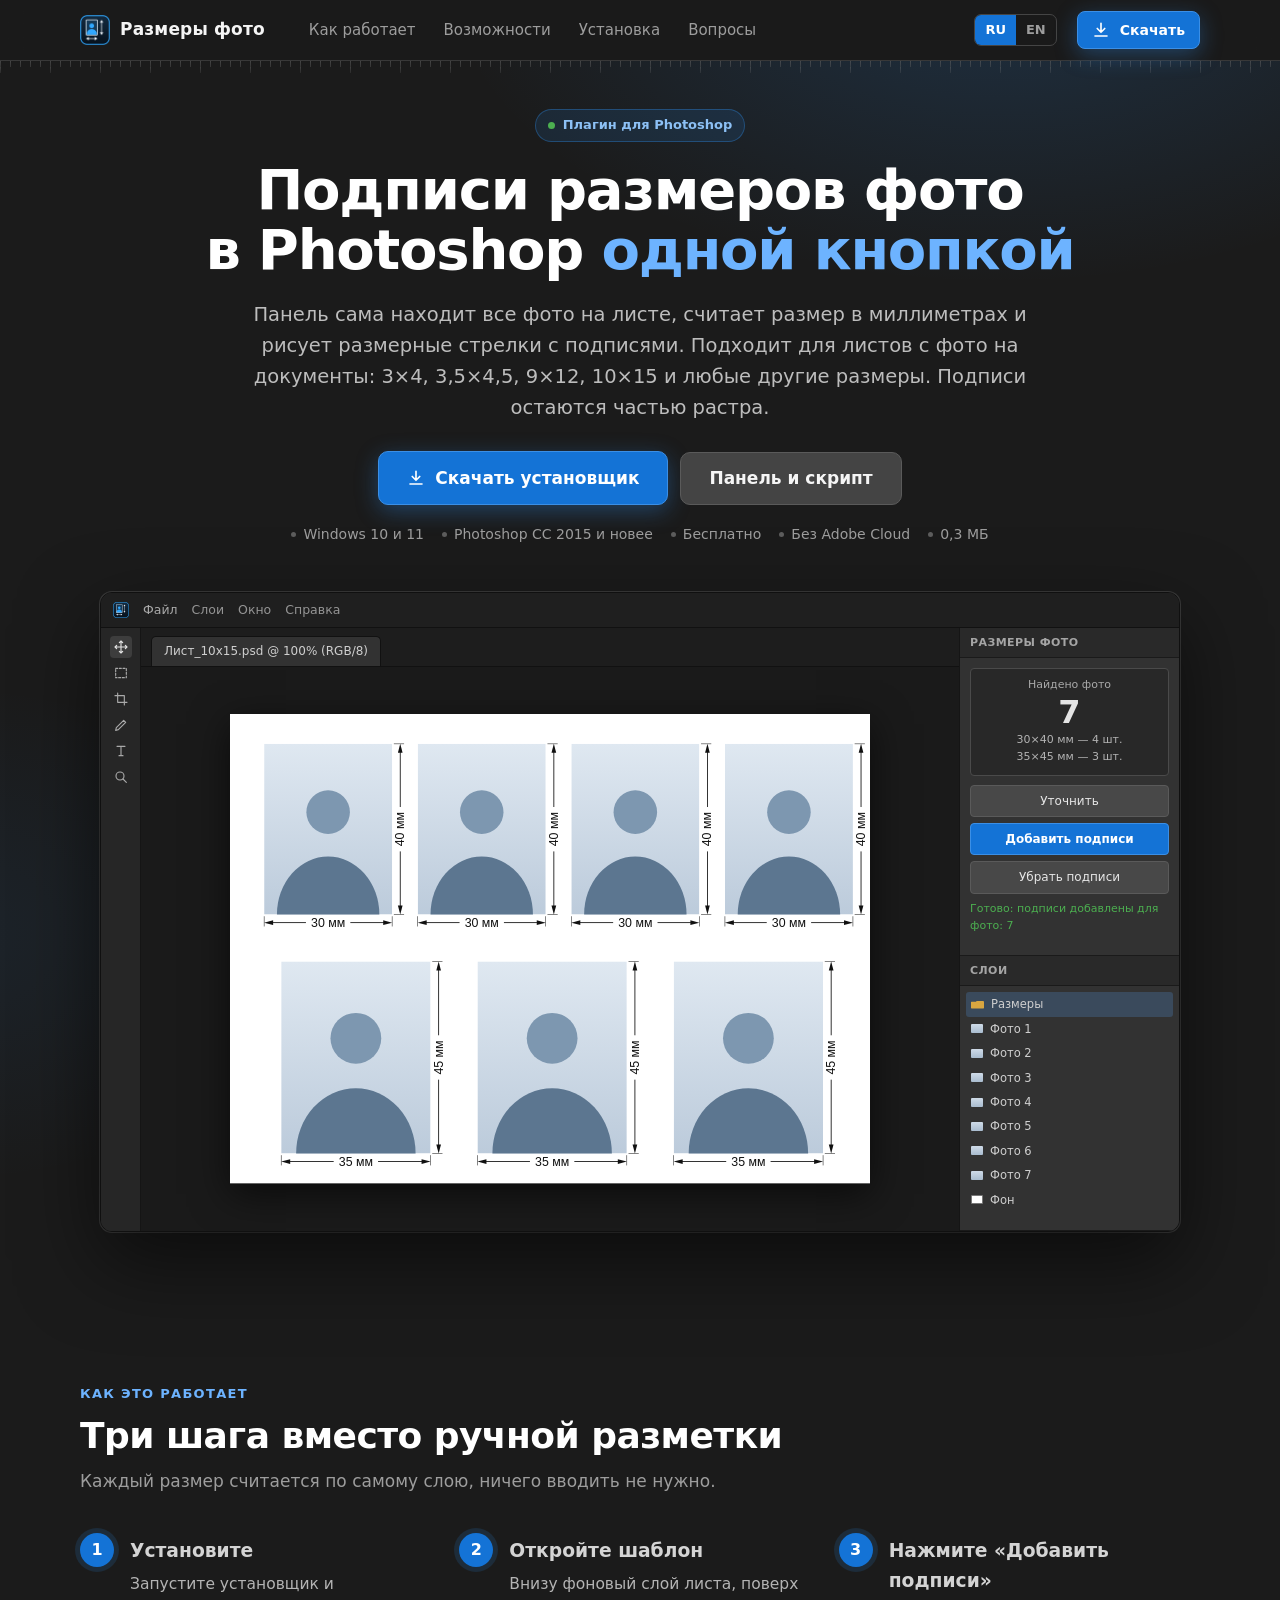
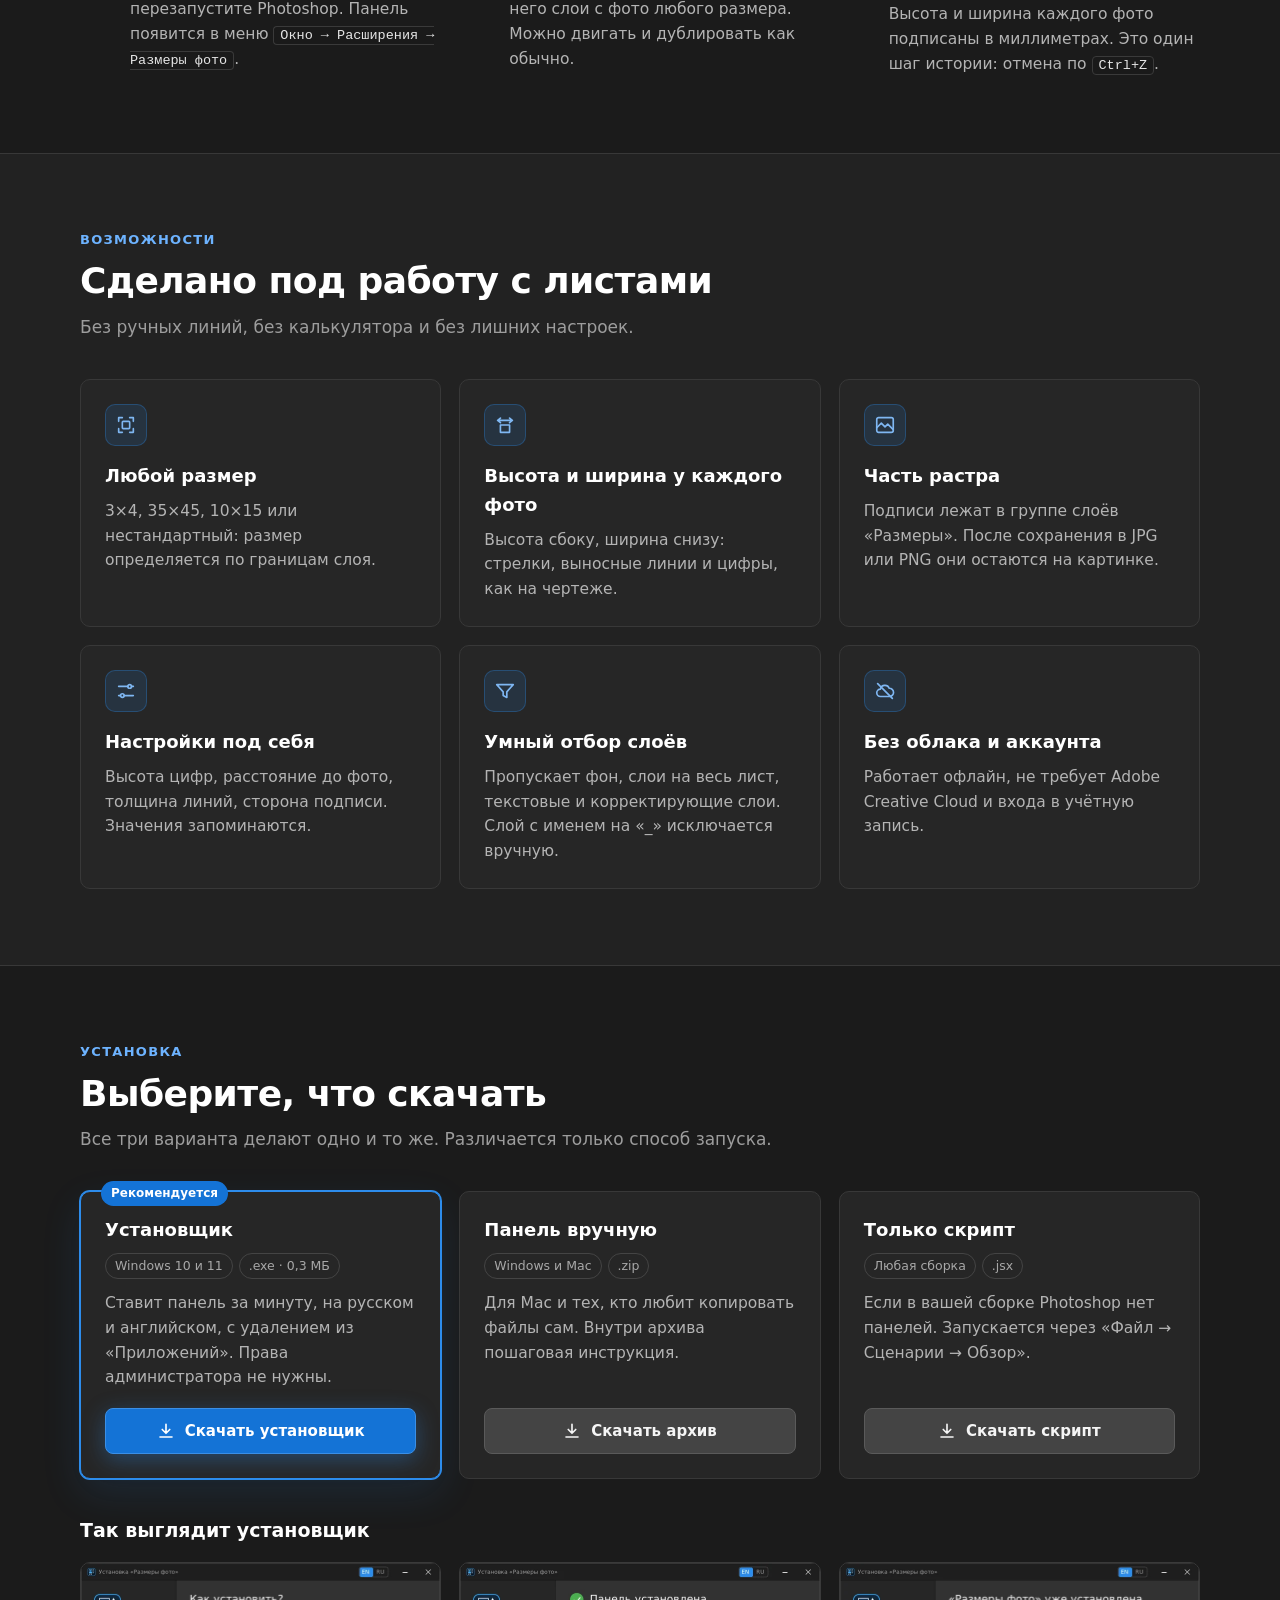
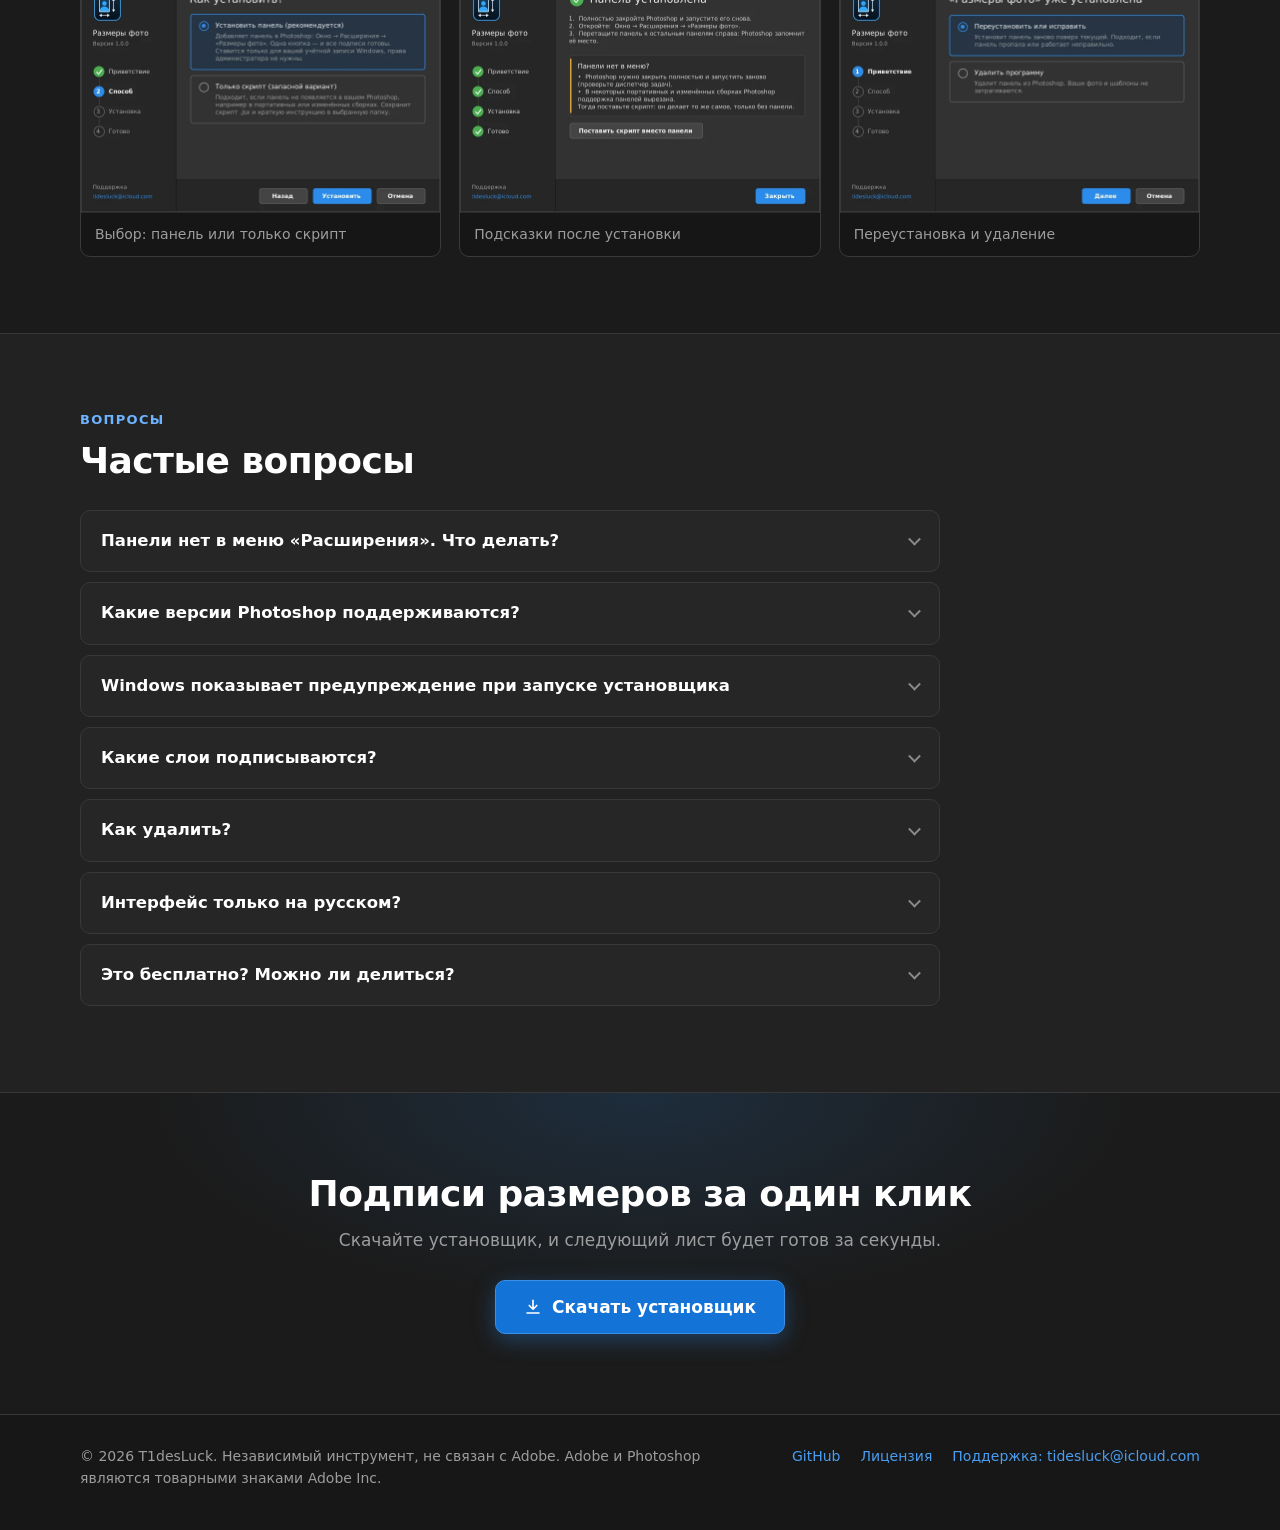
<file: docs/index.html>
<!DOCTYPE html>
<html lang="ru">
<head>
<meta name="google-site-verification" content="pNAXgAXlYu5qDllqDVfK1qjOPmd6Jwfdh2osPGioV2M" />
<meta charset="utf-8">
<meta name="viewport" content="width=device-width, initial-scale=1">
<title>Подписи размеров фото в Photoshop: плагин «Размеры фото»</title>
<meta name="description" content="Бесплатная панель и скрипт для Photoshop: находят фото на листе, считают размер в мм и рисуют размерные стрелки с подписями. 3×4, 35×45, 10×15. Windows.">
<link rel="canonical" href="https://t1desluck.github.io/PhotoSizeLabels/">
<link rel="alternate" hreflang="ru" href="https://t1desluck.github.io/PhotoSizeLabels/">
<link rel="alternate" hreflang="en" href="https://t1desluck.github.io/PhotoSizeLabels/en/">
<link rel="alternate" hreflang="x-default" href="https://t1desluck.github.io/PhotoSizeLabels/">
<meta name="robots" content="index,follow,max-image-preview:large,max-snippet:-1">
<meta name="theme-color" content="#1b1b1b">
<meta name="color-scheme" content="dark">
<meta name="author" content="T1desLuck">
<meta property="og:type" content="website">
<meta property="og:site_name" content="Размеры фото / Photo Size Labels">
<meta property="og:title" content="Размеры фото: подписи размеров фото в Photoshop одной кнопкой">
<meta property="og:description" content="Бесплатная панель и скрипт для Photoshop: находят фото на листе, считают размер в мм и рисуют размерные стрелки с подписями. 3×4, 35×45, 10×15. Windows.">
<meta property="og:url" content="https://t1desluck.github.io/PhotoSizeLabels/">
<meta property="og:locale" content="ru_RU">
<meta property="og:locale:alternate" content="en_US">
<meta property="og:image" content="https://t1desluck.github.io/PhotoSizeLabels/assets/img/og-ru.png">
<meta property="og:image:width" content="1200">
<meta property="og:image:height" content="630">
<meta property="og:image:alt" content="Фото на листе с размерными стрелками и подписями в миллиметрах">
<meta name="twitter:card" content="summary_large_image">
<meta name="twitter:title" content="Размеры фото: подписи размеров фото в Photoshop одной кнопкой">
<meta name="twitter:description" content="Бесплатная панель и скрипт для Photoshop: находят фото на листе, считают размер в мм и рисуют размерные стрелки с подписями. 3×4, 35×45, 10×15. Windows.">
<meta name="twitter:image" content="https://t1desluck.github.io/PhotoSizeLabels/assets/img/og-ru.png">
<!-- Яндекс.Вебмастер: <meta name="yandex-verification" content="КОД" /> -->
<link rel="icon" href="assets/img/favicon.svg" type="image/svg+xml">
<link rel="icon" href="favicon.ico" sizes="48x48">
<link rel="icon" href="assets/img/favicon-32.png" type="image/png" sizes="32x32">
<link rel="apple-touch-icon" href="assets/img/apple-touch-icon.png">
<link rel="manifest" href="site.webmanifest">
<link rel="stylesheet" href="assets/css/style.css">
<script>document.documentElement.className+=' js'</script>
<script type="application/ld+json">
{
 "@context": "https://schema.org",
 "@graph": [
  {
   "@type": "WebSite",
   "@id": "https://t1desluck.github.io/PhotoSizeLabels/#website",
   "url": "https://t1desluck.github.io/PhotoSizeLabels/",
   "name": "Размеры фото / Photo Size Labels",
   "inLanguage": [
    "ru",
    "en"
   ],
   "publisher": {
    "@id": "https://t1desluck.github.io/PhotoSizeLabels/#author"
   }
  },
  {
   "@type": "Person",
   "@id": "https://t1desluck.github.io/PhotoSizeLabels/#author",
   "name": "T1desLuck",
   "url": "https://github.com/T1desLuck",
   "email": "tidesluck@icloud.com"
  },
  {
   "@type": "SoftwareApplication",
   "@id": "https://t1desluck.github.io/PhotoSizeLabels/#app",
   "name": "Размеры фото (Photo Size Labels)",
   "alternateName": [
    "Photo Size Labels",
    "PhotoSizeLabels"
   ],
   "description": "Панель и скрипт для Adobe Photoshop: находят все фото на листе, считают размер в миллиметрах и рисуют размерные стрелки с подписями, которые остаются частью растра.",
   "url": "https://t1desluck.github.io/PhotoSizeLabels/",
   "inLanguage": "ru",
   "applicationCategory": "MultimediaApplication",
   "applicationSubCategory": "Photoshop plugin",
   "operatingSystem": "Windows 10, Windows 11",
   "softwareVersion": "1.0.0",
   "softwareRequirements": "Adobe Photoshop CC 2015 или новее",
   "fileSize": "0.3 MB",
   "downloadUrl": "https://github.com/T1desLuck/PhotoSizeLabels/raw/main/PhotoSizeLabelsSetup.exe",
   "installUrl": "https://github.com/T1desLuck/PhotoSizeLabels/raw/main/PhotoSizeLabelsSetup.exe",
   "screenshot": "https://t1desluck.github.io/PhotoSizeLabels/assets/img/panel.png",
   "image": "https://t1desluck.github.io/PhotoSizeLabels/assets/img/og-ru.png",
   "datePublished": "2026-11-12",
   "dateModified": "2026-11-12",
   "author": {
    "@id": "https://t1desluck.github.io/PhotoSizeLabels/#author"
   },
   "featureList": [
    "Автоматический поиск всех фото на листе",
    "Подписи высоты и ширины в миллиметрах",
    "Любые размеры фото: 3×4, 35×45, 10×15 и другие",
    "Подписи остаются частью растра",
    "Установщик с удалением, русский и английский"
   ],
   "offers": {
    "@type": "Offer",
    "price": "0",
    "priceCurrency": "USD",
    "availability": "https://schema.org/InStock"
   }
  },
  {
   "@type": "FAQPage",
   "@id": "https://t1desluck.github.io/PhotoSizeLabels/#faq",
   "inLanguage": "ru",
   "mainEntity": [
    {
     "@type": "Question",
     "name": "Панели нет в меню «Расширения». Что делать?",
     "acceptedAnswer": {
      "@type": "Answer",
      "text": "Полностью закройте Photoshop (проверьте диспетчер задач) и запустите заново. Панель находится в Окно → Расширения → Размеры фото . В некоторых портативных и модифицированных сборках поддержка панелей вырезана. Тогда используйте скрипт: он делает то же самое, только запускается через «Файл → Сценарии»."
     }
    },
    {
     "@type": "Question",
     "name": "Какие версии Photoshop поддерживаются?",
     "acceptedAnswer": {
      "@type": "Answer",
      "text": "Панель рассчитана на Photoshop CC 2015 и новее. Скрипт работает везде, где есть меню «Файл → Сценарии»."
     }
    },
    {
     "@type": "Question",
     "name": "Windows показывает предупреждение при запуске установщика",
     "acceptedAnswer": {
      "@type": "Answer",
      "text": "У файла нет платной цифровой подписи, поэтому SmartScreen может написать «Windows защитила ваш компьютер». Нажмите «Подробнее», затем «Выполнить в любом случае». Установщик работает только в вашей учётной записи, ничего в системе не меняет и не требует прав администратора."
     }
    },
    {
     "@type": "Question",
     "name": "Какие слои подписываются?",
     "acceptedAnswer": {
      "@type": "Answer",
      "text": "Все видимые слои выше самого нижнего (фонового). Пропускаются слои на весь лист, текстовые и корректирующие слои, слои меньше 5 мм и слои, имя которых начинается с «_». Размеры считаются по разрешению документа, поэтому в шаблоне должно быть указано верное разрешение, например 300 пикс/дюйм."
     }
    },
    {
     "@type": "Question",
     "name": "Как удалить?",
     "acceptedAnswer": {
      "@type": "Answer",
      "text": "Запустите установщик ещё раз и выберите «Удалить программу» или откройте «Параметры → Приложения». Если ставили вручную, удалите папку PhotoSizeLabels из папки расширений."
     }
    },
    {
     "@type": "Question",
     "name": "Интерфейс только на русском?",
     "acceptedAnswer": {
      "@type": "Answer",
      "text": "Установщик двуязычный. Кнопки панели и единица на подписях («мм») пока на русском. Единицу можно заменить на свою в настройках скрипта, параметр unitText ."
     }
    },
    {
     "@type": "Question",
     "name": "Это бесплатно? Можно ли делиться?",
     "acceptedAnswer": {
      "@type": "Answer",
      "text": "Пользоваться можно бесплатно, в том числе в коммерческой работе. Распространять нельзя: выкладывать копии, пересобирать, перепродавать. Лучше отправьте ссылку на эту страницу. Условия в файле LICENSE в репозитории ."
     }
    }
   ]
  }
 ]
}
</script>
</head>
<body>
<a class="sr" href="#main">К содержимому</a>
<header class="top">
 <div class="wrap">
  <a class="brand" href="./"><img src="assets/img/logo-128.png" width="30" height="30" alt="">Размеры фото</a>
  <nav class="nav" aria-label="Меню"><a href="#how">Как работает</a><a href="#features">Возможности</a><a href="#install">Установка</a><a href="#faq">Вопросы</a></nav>
  <span class="sp"></span>
  <div class="lang" role="group" aria-label="Language"><span aria-current="true">RU</span><a href="en/" hreflang="en" lang="en" title="English">EN</a></div>
  <a class="btn btn-primary btn-sm" href="https://github.com/T1desLuck/PhotoSizeLabels/raw/main/PhotoSizeLabelsSetup.exe" rel="noopener" aria-label="Скачать установщик"><svg viewBox="0 0 24 24" fill="none" stroke="currentColor" stroke-width="2.2" stroke-linecap="round" stroke-linejoin="round" aria-hidden="true"><path d="M12 3v12m0 0l-5-5m5 5l5-5M4 20h16"/></svg><span>Скачать</span></a>
 </div>
</header>
<main id="main">
<section class="hero">
 <div class="ruler" aria-hidden="true"></div>
 <div class="wrap">
  <div class="hero-text">
   <p class="chip"><i></i>Плагин для Photoshop</p>
   <h1>Подписи размеров фото в&nbsp;Photoshop <em>одной кнопкой</em></h1>
   <p class="lead">Панель сама находит все фото на листе, считает размер в миллиметрах и рисует размерные стрелки с подписями. Подходит для листов с фото на документы: 3×4, 3,5×4,5, 9×12, 10×15 и любые другие размеры. Подписи остаются частью растра.</p>
   <div class="cta">
    <a class="btn btn-primary btn-lg" href="https://github.com/T1desLuck/PhotoSizeLabels/raw/main/PhotoSizeLabelsSetup.exe" rel="noopener"><svg viewBox="0 0 24 24" fill="none" stroke="currentColor" stroke-width="2.2" stroke-linecap="round" stroke-linejoin="round" aria-hidden="true"><path d="M12 3v12m0 0l-5-5m5 5l5-5M4 20h16"/></svg>Скачать установщик</a>
    <a class="btn btn-lg" href="#install">Панель и скрипт</a>
   </div>
   <ul class="facts"><li>Windows 10 и 11</li><li>Photoshop CC 2015 и новее</li><li>Бесплатно</li><li>Без Adobe Cloud</li><li>0,3 МБ</li></ul>
  </div>
  <div class="ps" id="demo" role="group" aria-label="Демонстрация: панель «Размеры фото» рисует подписи на листе с фото" data-busy="Рисую подписи…" data-ok="Готово: подписи добавлены для фото: 7" data-removed="Подписи убраны" data-none="Подписей на листе нет">
   <div class="ps-bar" aria-hidden="true"><img src="assets/img/logo-128.png" width="16" height="16" alt=""><span>Файл</span><span>Слои</span><span>Окно</span><span>Справка</span></div>
   <div class="ps-body">
    <div class="ps-tools" aria-hidden="true"><svg viewBox="0 0 24 24" fill="none" stroke="currentColor" stroke-width="1.7" stroke-linecap="round" stroke-linejoin="round"><path d="M12 3v18M3 12h18M12 3l-2.5 2.5M12 3l2.5 2.5M12 21l-2.5-2.5M12 21l2.5-2.5M3 12l2.5-2.5M3 12l2.5 2.5M21 12l-2.5-2.5M21 12l-2.5 2.5"/></svg><svg viewBox="0 0 24 24" fill="none" stroke="currentColor" stroke-width="1.7" stroke-linecap="round" stroke-linejoin="round"><rect x="4" y="5" width="16" height="14" stroke-dasharray="3 2.5"/></svg><svg viewBox="0 0 24 24" fill="none" stroke="currentColor" stroke-width="1.7" stroke-linecap="round" stroke-linejoin="round"><path d="M7 3v14h14M3 7h14v14"/></svg><svg viewBox="0 0 24 24" fill="none" stroke="currentColor" stroke-width="1.7" stroke-linecap="round" stroke-linejoin="round"><path d="M4 20l4-1 11-11-3-3L5 16z"/></svg><svg viewBox="0 0 24 24" fill="none" stroke="currentColor" stroke-width="1.7" stroke-linecap="round" stroke-linejoin="round"><path d="M6 5h12M12 5v14M9 19h6"/></svg><svg viewBox="0 0 24 24" fill="none" stroke="currentColor" stroke-width="1.7" stroke-linecap="round" stroke-linejoin="round"><circle cx="10.5" cy="10.5" r="6"/><path d="M15 15l5 5"/></svg></div>
    <div class="ps-doc">
     <div class="ps-tab">Лист_10x15.psd @ 100% (RGB/8)</div>
     <div class="ps-canvas"><div class="sheet-box"><svg id="sheet" class="sheet" viewBox="0 0 150 110" xmlns="http://www.w3.org/2000/svg" role="img" aria-label="Фото на листе с размерными стрелками и подписями в миллиметрах" focusable="false"><defs><linearGradient id="pbg" x1="0" y1="0" x2="0" y2="1"><stop offset="0" stop-color="#dfe8f1"/><stop offset="1" stop-color="#bccbdb"/></linearGradient></defs><rect width="150" height="110" fill="#ffffff"/><clipPath id="pc0"><rect x="8" y="7" width="30" height="40"/></clipPath><g clip-path="url(#pc0)"><rect x="8" y="7" width="30" height="40" fill="url(#pbg)"/><ellipse cx="23" cy="47" rx="12" ry="13.6" fill="#5c7690"/><circle cx="23" cy="23" r="5.1" fill="#7d97b0"/></g><clipPath id="pc1"><rect x="44" y="7" width="30" height="40"/></clipPath><g clip-path="url(#pc1)"><rect x="44" y="7" width="30" height="40" fill="url(#pbg)"/><ellipse cx="59" cy="47" rx="12" ry="13.6" fill="#5c7690"/><circle cx="59" cy="23" r="5.1" fill="#7d97b0"/></g><clipPath id="pc2"><rect x="80" y="7" width="30" height="40"/></clipPath><g clip-path="url(#pc2)"><rect x="80" y="7" width="30" height="40" fill="url(#pbg)"/><ellipse cx="95" cy="47" rx="12" ry="13.6" fill="#5c7690"/><circle cx="95" cy="23" r="5.1" fill="#7d97b0"/></g><clipPath id="pc3"><rect x="116" y="7" width="30" height="40"/></clipPath><g clip-path="url(#pc3)"><rect x="116" y="7" width="30" height="40" fill="url(#pbg)"/><ellipse cx="131" cy="47" rx="12" ry="13.6" fill="#5c7690"/><circle cx="131" cy="23" r="5.1" fill="#7d97b0"/></g><clipPath id="pc4"><rect x="12" y="58" width="35" height="45"/></clipPath><g clip-path="url(#pc4)"><rect x="12" y="58" width="35" height="45" fill="url(#pbg)"/><ellipse cx="29.5" cy="103" rx="14" ry="15.3" fill="#5c7690"/><circle cx="29.5" cy="76" r="5.95" fill="#7d97b0"/></g><clipPath id="pc5"><rect x="58" y="58" width="35" height="45"/></clipPath><g clip-path="url(#pc5)"><rect x="58" y="58" width="35" height="45" fill="url(#pbg)"/><ellipse cx="75.5" cy="103" rx="14" ry="15.3" fill="#5c7690"/><circle cx="75.5" cy="76" r="5.95" fill="#7d97b0"/></g><clipPath id="pc6"><rect x="104" y="58" width="35" height="45"/></clipPath><g clip-path="url(#pc6)"><rect x="104" y="58" width="35" height="45" fill="url(#pbg)"/><ellipse cx="121.5" cy="103" rx="14" ry="15.3" fill="#5c7690"/><circle cx="121.5" cy="76" r="5.95" fill="#7d97b0"/></g><g class="labels" fill="#111" style="font-family:Arial,'Liberation Sans',Helvetica,sans-serif;font-size:2.9px"><g class="lab" style="--i:0"><path d="M39.9 7L39.35 9.1L40.45 9.1Z"/><rect x="39.8" y="8.68" width="0.2" height="13.12"/><path d="M39.9 47L39.35 44.9L40.45 44.9Z"/><rect x="39.8" y="32.2" width="0.2" height="13.12"/><rect x="38.4" y="6.94" width="2.4" height="0.12"/><rect x="38.4" y="46.94" width="2.4" height="0.12"/><text transform="translate(39.9 27) rotate(-90)" text-anchor="middle" dominant-baseline="central">40 мм</text><path d="M8 48.9L10.1 48.35L10.1 49.45Z"/><rect x="9.68" y="48.8" width="8.12" height="0.2"/><path d="M38 48.9L35.9 48.35L35.9 49.45Z"/><rect x="28.2" y="48.8" width="8.12" height="0.2"/><rect x="7.94" y="47.4" width="0.12" height="2.4"/><rect x="37.94" y="47.4" width="0.12" height="2.4"/><text x="23" y="48.9" text-anchor="middle" dominant-baseline="central">30 мм</text></g><g class="lab" style="--i:1"><path d="M75.9 7L75.35 9.1L76.45 9.1Z"/><rect x="75.8" y="8.68" width="0.2" height="13.12"/><path d="M75.9 47L75.35 44.9L76.45 44.9Z"/><rect x="75.8" y="32.2" width="0.2" height="13.12"/><rect x="74.4" y="6.94" width="2.4" height="0.12"/><rect x="74.4" y="46.94" width="2.4" height="0.12"/><text transform="translate(75.9 27) rotate(-90)" text-anchor="middle" dominant-baseline="central">40 мм</text><path d="M44 48.9L46.1 48.35L46.1 49.45Z"/><rect x="45.68" y="48.8" width="8.12" height="0.2"/><path d="M74 48.9L71.9 48.35L71.9 49.45Z"/><rect x="64.2" y="48.8" width="8.12" height="0.2"/><rect x="43.94" y="47.4" width="0.12" height="2.4"/><rect x="73.94" y="47.4" width="0.12" height="2.4"/><text x="59" y="48.9" text-anchor="middle" dominant-baseline="central">30 мм</text></g><g class="lab" style="--i:2"><path d="M111.9 7L111.35 9.1L112.45 9.1Z"/><rect x="111.8" y="8.68" width="0.2" height="13.12"/><path d="M111.9 47L111.35 44.9L112.45 44.9Z"/><rect x="111.8" y="32.2" width="0.2" height="13.12"/><rect x="110.4" y="6.94" width="2.4" height="0.12"/><rect x="110.4" y="46.94" width="2.4" height="0.12"/><text transform="translate(111.9 27) rotate(-90)" text-anchor="middle" dominant-baseline="central">40 мм</text><path d="M80 48.9L82.1 48.35L82.1 49.45Z"/><rect x="81.68" y="48.8" width="8.12" height="0.2"/><path d="M110 48.9L107.9 48.35L107.9 49.45Z"/><rect x="100.2" y="48.8" width="8.12" height="0.2"/><rect x="79.94" y="47.4" width="0.12" height="2.4"/><rect x="109.94" y="47.4" width="0.12" height="2.4"/><text x="95" y="48.9" text-anchor="middle" dominant-baseline="central">30 мм</text></g><g class="lab" style="--i:3"><path d="M147.9 7L147.35 9.1L148.45 9.1Z"/><rect x="147.8" y="8.68" width="0.2" height="13.12"/><path d="M147.9 47L147.35 44.9L148.45 44.9Z"/><rect x="147.8" y="32.2" width="0.2" height="13.12"/><rect x="146.4" y="6.94" width="2.4" height="0.12"/><rect x="146.4" y="46.94" width="2.4" height="0.12"/><text transform="translate(147.9 27) rotate(-90)" text-anchor="middle" dominant-baseline="central">40 мм</text><path d="M116 48.9L118.1 48.35L118.1 49.45Z"/><rect x="117.68" y="48.8" width="8.12" height="0.2"/><path d="M146 48.9L143.9 48.35L143.9 49.45Z"/><rect x="136.2" y="48.8" width="8.12" height="0.2"/><rect x="115.94" y="47.4" width="0.12" height="2.4"/><rect x="145.94" y="47.4" width="0.12" height="2.4"/><text x="131" y="48.9" text-anchor="middle" dominant-baseline="central">30 мм</text></g><g class="lab" style="--i:4"><path d="M48.9 58L48.35 60.1L49.45 60.1Z"/><rect x="48.8" y="59.68" width="0.2" height="15.62"/><path d="M48.9 103L48.35 100.9L49.45 100.9Z"/><rect x="48.8" y="85.7" width="0.2" height="15.62"/><rect x="47.4" y="57.94" width="2.4" height="0.12"/><rect x="47.4" y="102.94" width="2.4" height="0.12"/><text transform="translate(48.9 80.5) rotate(-90)" text-anchor="middle" dominant-baseline="central">45 мм</text><path d="M12 104.9L14.1 104.35L14.1 105.45Z"/><rect x="13.68" y="104.8" width="10.62" height="0.2"/><path d="M47 104.9L44.9 104.35L44.9 105.45Z"/><rect x="34.7" y="104.8" width="10.62" height="0.2"/><rect x="11.94" y="103.4" width="0.12" height="2.4"/><rect x="46.94" y="103.4" width="0.12" height="2.4"/><text x="29.5" y="104.9" text-anchor="middle" dominant-baseline="central">35 мм</text></g><g class="lab" style="--i:5"><path d="M94.9 58L94.35 60.1L95.45 60.1Z"/><rect x="94.8" y="59.68" width="0.2" height="15.62"/><path d="M94.9 103L94.35 100.9L95.45 100.9Z"/><rect x="94.8" y="85.7" width="0.2" height="15.62"/><rect x="93.4" y="57.94" width="2.4" height="0.12"/><rect x="93.4" y="102.94" width="2.4" height="0.12"/><text transform="translate(94.9 80.5) rotate(-90)" text-anchor="middle" dominant-baseline="central">45 мм</text><path d="M58 104.9L60.1 104.35L60.1 105.45Z"/><rect x="59.68" y="104.8" width="10.62" height="0.2"/><path d="M93 104.9L90.9 104.35L90.9 105.45Z"/><rect x="80.7" y="104.8" width="10.62" height="0.2"/><rect x="57.94" y="103.4" width="0.12" height="2.4"/><rect x="92.94" y="103.4" width="0.12" height="2.4"/><text x="75.5" y="104.9" text-anchor="middle" dominant-baseline="central">35 мм</text></g><g class="lab" style="--i:6"><path d="M140.9 58L140.35 60.1L141.45 60.1Z"/><rect x="140.8" y="59.68" width="0.2" height="15.62"/><path d="M140.9 103L140.35 100.9L141.45 100.9Z"/><rect x="140.8" y="85.7" width="0.2" height="15.62"/><rect x="139.4" y="57.94" width="2.4" height="0.12"/><rect x="139.4" y="102.94" width="2.4" height="0.12"/><text transform="translate(140.9 80.5) rotate(-90)" text-anchor="middle" dominant-baseline="central">45 мм</text><path d="M104 104.9L106.1 104.35L106.1 105.45Z"/><rect x="105.68" y="104.8" width="10.62" height="0.2"/><path d="M139 104.9L136.9 104.35L136.9 105.45Z"/><rect x="126.7" y="104.8" width="10.62" height="0.2"/><rect x="103.94" y="103.4" width="0.12" height="2.4"/><rect x="138.94" y="103.4" width="0.12" height="2.4"/><text x="121.5" y="104.9" text-anchor="middle" dominant-baseline="central">35 мм</text></g></g></svg></div></div>
    </div>
    <div class="ps-dock">
     <div class="pnl">
      <div class="ph">Размеры фото</div>
      <div class="pnl-in">
       <div class="count"><small>Найдено фото</small><b id="cnt">7</b><div><div>30×40 мм — 4 шт.</div><div>35×45 мм — 3 шт.</div></div></div>
       <button class="pb" id="bRefresh" type="button">Уточнить</button>
       <button class="pb p" id="bRun" type="button">Добавить подписи</button>
       <button class="pb" id="bRemove" type="button">Убрать подписи</button>
       <div class="st" id="st" role="status" aria-live="polite"></div>
      </div>
     </div>
     <div class="pnl pnl-layers" aria-hidden="true">
      <div class="ph">Слои</div>
      <ul class="layers on" id="layers"><li class="grp">Размеры</li><li>Фото 1</li><li>Фото 2</li><li>Фото 3</li><li>Фото 4</li><li>Фото 5</li><li>Фото 6</li><li>Фото 7</li><li class="bg">Фон</li></ul>
     </div>
    </div>
   </div>
  </div>
 </div>
</section>

<section id="how">
 <div class="wrap">
  <p class="eyebrow">Как это работает</p>
  <h2>Три шага вместо ручной разметки</h2>
  <p class="sub">Каждый размер считается по самому слою, ничего вводить не нужно.</p>
  <div class="grid g3 steps"><div class="step"><div><h3>Установите</h3><p>Запустите установщик и перезапустите Photoshop. Панель появится в меню <code>Окно → Расширения → Размеры фото</code>.</p></div></div><div class="step"><div><h3>Откройте шаблон</h3><p>Внизу фоновый слой листа, поверх него слои с фото любого размера. Можно двигать и дублировать как обычно.</p></div></div><div class="step"><div><h3>Нажмите «Добавить подписи»</h3><p>Высота и ширина каждого фото подписаны в миллиметрах. Это один шаг истории: отмена по <code>Ctrl+Z</code>.</p></div></div></div>
 </div>
</section>

<section id="features" class="alt">
 <div class="wrap">
  <p class="eyebrow">Возможности</p>
  <h2>Сделано под работу с листами</h2>
  <p class="sub">Без ручных линий, без калькулятора и без лишних настроек.</p>
  <div class="grid g3"><div class="card"><div class="ico"><svg viewBox="0 0 24 24" fill="none" stroke="currentColor" stroke-width="1.8" stroke-linecap="round" stroke-linejoin="round" aria-hidden="true"><path d="M4 8V4h4M20 8V4h-4M4 16v4h4M20 16v4h-4"/><rect x="8" y="8" width="8" height="8" rx="1"/></svg></div><h3>Любой размер</h3><p>3×4, 35×45, 10×15 или нестандартный: размер определяется по границам слоя.</p></div><div class="card"><div class="ico"><svg viewBox="0 0 24 24" fill="none" stroke="currentColor" stroke-width="1.8" stroke-linecap="round" stroke-linejoin="round" aria-hidden="true"><path d="M4 7h16M4 7l3-2.5M4 7l3 2.5M20 7l-3-2.5M20 7l-3 2.5M7 12v8m0-8h10v8H7"/></svg></div><h3>Высота и ширина у каждого фото</h3><p>Высота сбоку, ширина снизу: стрелки, выносные линии и цифры, как на чертеже.</p></div><div class="card"><div class="ico"><svg viewBox="0 0 24 24" fill="none" stroke="currentColor" stroke-width="1.8" stroke-linecap="round" stroke-linejoin="round" aria-hidden="true"><rect x="3" y="4" width="18" height="16" rx="2"/><path d="M3 15l5-5 4 4 3-3 6 6"/></svg></div><h3>Часть растра</h3><p>Подписи лежат в группе слоёв «Размеры». После сохранения в JPG или PNG они остаются на картинке.</p></div><div class="card"><div class="ico"><svg viewBox="0 0 24 24" fill="none" stroke="currentColor" stroke-width="1.8" stroke-linecap="round" stroke-linejoin="round" aria-hidden="true"><path d="M4 7h10M18 7h2M4 17h2M10 17h10"/><circle cx="16" cy="7" r="2"/><circle cx="8" cy="17" r="2"/></svg></div><h3>Настройки под себя</h3><p>Высота цифр, расстояние до фото, толщина линий, сторона подписи. Значения запоминаются.</p></div><div class="card"><div class="ico"><svg viewBox="0 0 24 24" fill="none" stroke="currentColor" stroke-width="1.8" stroke-linecap="round" stroke-linejoin="round" aria-hidden="true"><path d="M3 5h18l-7 8v6l-4-2v-4z"/></svg></div><h3>Умный отбор слоёв</h3><p>Пропускает фон, слои на весь лист, текстовые и корректирующие слои. Слой с именем на «_» исключается вручную.</p></div><div class="card"><div class="ico"><svg viewBox="0 0 24 24" fill="none" stroke="currentColor" stroke-width="1.8" stroke-linecap="round" stroke-linejoin="round" aria-hidden="true"><path d="M7 18a4 4 0 010-8 5 5 0 019.6-1A4.5 4.5 0 0117 18z"/><path d="M4 4l16 16"/></svg></div><h3>Без облака и аккаунта</h3><p>Работает офлайн, не требует Adobe Creative Cloud и входа в учётную запись.</p></div></div>
 </div>
</section>

<section id="install" class="dl">
 <div class="wrap">
  <p class="eyebrow">Установка</p>
  <h2>Выберите, что скачать</h2>
  <p class="sub">Все три варианта делают одно и то же. Различается только способ запуска.</p>
  <div class="grid g3"><div class="card rec"><span class="tag">Рекомендуется</span><h3>Установщик</h3><ul class="meta"><li>Windows 10 и 11</li><li>.exe · 0,3 МБ</li></ul><p>Ставит панель за минуту, на русском и английском, с удалением из «Приложений». Права администратора не нужны.</p><a class="btn btn-primary btn-block" href="https://github.com/T1desLuck/PhotoSizeLabels/raw/main/PhotoSizeLabelsSetup.exe" rel="noopener"><svg viewBox="0 0 24 24" fill="none" stroke="currentColor" stroke-width="2.2" stroke-linecap="round" stroke-linejoin="round" aria-hidden="true"><path d="M12 3v12m0 0l-5-5m5 5l5-5M4 20h16"/></svg>Скачать установщик</a></div><div class="card"><h3>Панель вручную</h3><ul class="meta"><li>Windows и Mac</li><li>.zip</li></ul><p>Для Mac и тех, кто любит копировать файлы сам. Внутри архива пошаговая инструкция.</p><a class="btn  btn-block" href="https://github.com/T1desLuck/PhotoSizeLabels/raw/main/PhotoSizeLabels_panel.zip" rel="noopener"><svg viewBox="0 0 24 24" fill="none" stroke="currentColor" stroke-width="2.2" stroke-linecap="round" stroke-linejoin="round" aria-hidden="true"><path d="M12 3v12m0 0l-5-5m5 5l5-5M4 20h16"/></svg>Скачать архив</a></div><div class="card"><h3>Только скрипт</h3><ul class="meta"><li>Любая сборка</li><li>.jsx</li></ul><p>Если в вашей сборке Photoshop нет панелей. Запускается через «Файл → Сценарии → Обзор».</p><a class="btn  btn-block" href="download/photo_size_labels.jsx" download="photo_size_labels.jsx"><svg viewBox="0 0 24 24" fill="none" stroke="currentColor" stroke-width="2.2" stroke-linecap="round" stroke-linejoin="round" aria-hidden="true"><path d="M12 3v12m0 0l-5-5m5 5l5-5M4 20h16"/></svg>Скачать скрипт</a></div></div>
  <div class="shots">
   <h3>Так выглядит установщик</h3>
   <div class="grid g3"><figure class="shot"><a href="assets/img/installer-method-ru.webp" target="_blank" rel="noopener"><img src="assets/img/installer-method-ru.webp" width="720" height="500" loading="lazy" decoding="async" alt="Установщик «Размеры фото»: выбор между панелью и скриптом"></a><figcaption>Выбор: панель или только скрипт</figcaption></figure><figure class="shot"><a href="assets/img/installer-done-ru.webp" target="_blank" rel="noopener"><img src="assets/img/installer-done-ru.webp" width="720" height="500" loading="lazy" decoding="async" alt="Установщик «Размеры фото»: инструкция после установки панели"></a><figcaption>Подсказки после установки</figcaption></figure><figure class="shot"><a href="assets/img/installer-maint-ru.webp" target="_blank" rel="noopener"><img src="assets/img/installer-maint-ru.webp" width="720" height="500" loading="lazy" decoding="async" alt="Установщик «Размеры фото»: переустановка или удаление"></a><figcaption>Переустановка и удаление</figcaption></figure></div>
  </div>
 </div>
</section>

<section id="faq" class="alt">
 <div class="wrap">
  <p class="eyebrow">Вопросы</p>
  <h2>Частые вопросы</h2>
  <div class="faq" style="margin-top:28px"><details><summary>Панели нет в меню «Расширения». Что делать?</summary><div class="a"><p>Полностью закройте Photoshop (проверьте диспетчер задач) и запустите заново. Панель находится в <code>Окно → Расширения → Размеры фото</code>.</p><p>В некоторых портативных и модифицированных сборках поддержка панелей вырезана. Тогда используйте скрипт: он делает то же самое, только запускается через «Файл → Сценарии».</p></div></details><details><summary>Какие версии Photoshop поддерживаются?</summary><div class="a"><p>Панель рассчитана на Photoshop CC 2015 и новее. Скрипт работает везде, где есть меню «Файл → Сценарии».</p></div></details><details><summary>Windows показывает предупреждение при запуске установщика</summary><div class="a"><p>У файла нет платной цифровой подписи, поэтому SmartScreen может написать «Windows защитила ваш компьютер». Нажмите «Подробнее», затем «Выполнить в любом случае». Установщик работает только в вашей учётной записи, ничего в системе не меняет и не требует прав администратора.</p></div></details><details><summary>Какие слои подписываются?</summary><div class="a"><p>Все видимые слои выше самого нижнего (фонового). Пропускаются слои на весь лист, текстовые и корректирующие слои, слои меньше 5 мм и слои, имя которых начинается с «_». Размеры считаются по разрешению документа, поэтому в шаблоне должно быть указано верное разрешение, например 300 пикс/дюйм.</p></div></details><details><summary>Как удалить?</summary><div class="a"><p>Запустите установщик ещё раз и выберите «Удалить программу» или откройте «Параметры → Приложения». Если ставили вручную, удалите папку <code>PhotoSizeLabels</code> из папки расширений.</p></div></details><details><summary>Интерфейс только на русском?</summary><div class="a"><p>Установщик двуязычный. Кнопки панели и единица на подписях («мм») пока на русском. Единицу можно заменить на свою в настройках скрипта, параметр <code>unitText</code>.</p></div></details><details><summary>Это бесплатно? Можно ли делиться?</summary><div class="a"><p>Пользоваться можно бесплатно, в том числе в коммерческой работе. Распространять нельзя: выкладывать копии, пересобирать, перепродавать. Лучше отправьте ссылку на эту страницу. Условия в файле LICENSE в <a href="https://github.com/T1desLuck/PhotoSizeLabels">репозитории</a>.</p></div></details></div>
 </div>
</section>

<section class="final">
 <div class="wrap">
  <h2>Подписи размеров за один клик</h2>
  <p class="sub">Скачайте установщик, и следующий лист будет готов за секунды.</p>
  <a class="btn btn-primary btn-lg" href="https://github.com/T1desLuck/PhotoSizeLabels/raw/main/PhotoSizeLabelsSetup.exe" rel="noopener"><svg viewBox="0 0 24 24" fill="none" stroke="currentColor" stroke-width="2.2" stroke-linecap="round" stroke-linejoin="round" aria-hidden="true"><path d="M12 3v12m0 0l-5-5m5 5l5-5M4 20h16"/></svg>Скачать установщик</a>
 </div>
</section>
</main>
<footer>
 <div class="wrap">
  <p>© 2026 T1desLuck. Независимый инструмент, не связан с Adobe. Adobe и Photoshop являются товарными знаками Adobe Inc.</p>
  <nav aria-label="Footer"><a href="https://github.com/T1desLuck/PhotoSizeLabels" rel="noopener">GitHub</a> <a href="https://github.com/T1desLuck/PhotoSizeLabels/blob/main/LICENSE" rel="noopener">Лицензия</a> <a href="mailto:tidesluck@icloud.com">Поддержка: tidesluck@icloud.com</a></nav>
 </div>
</footer>
<script src="assets/js/demo.js" defer></script>
</body>
</html>
</file>
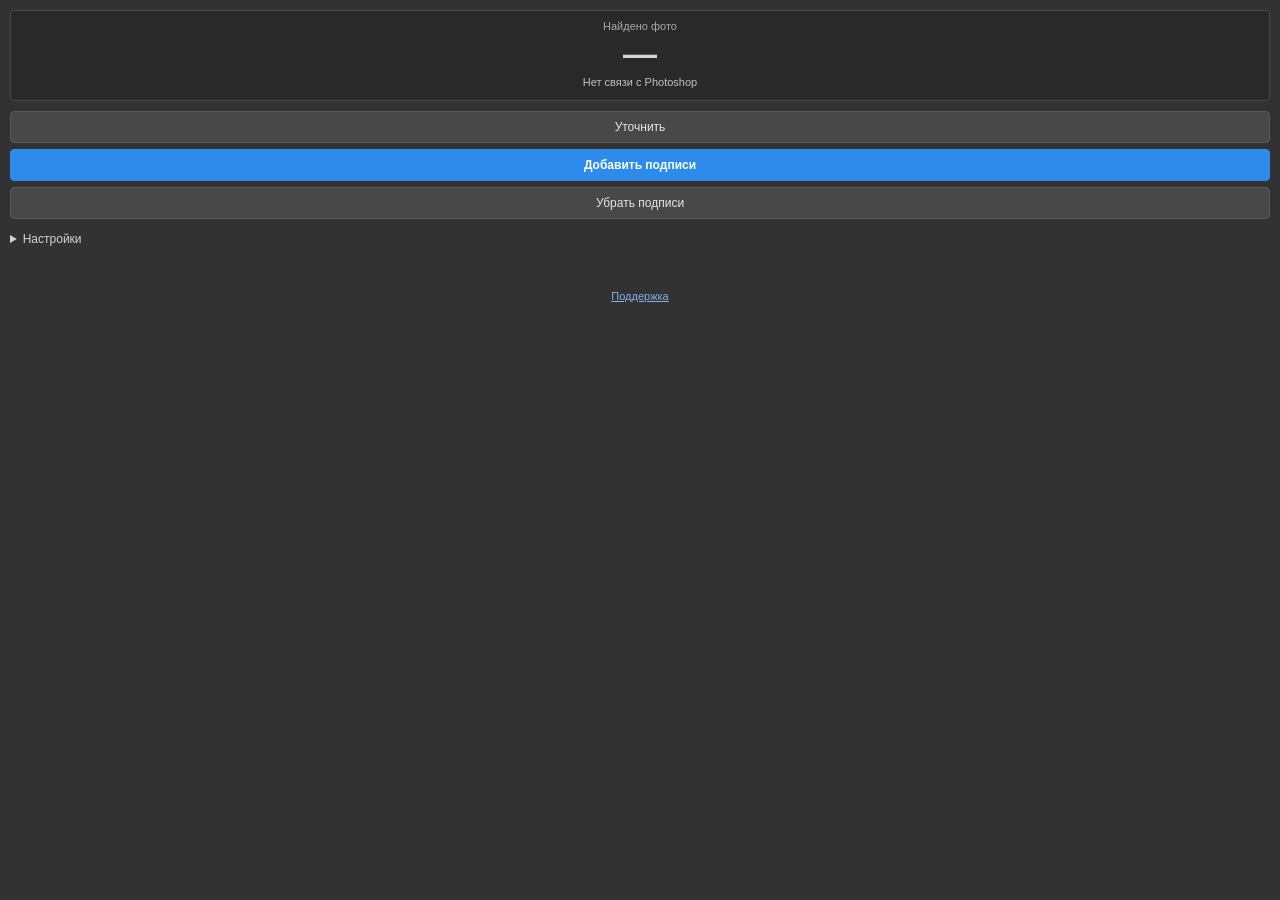
<file: PhotoSizeLabels/index.html>
<!DOCTYPE html>
<html lang="ru">
<head>
<meta charset="UTF-8">
<title>Размеры фото</title>
<style>
  html, body { margin: 0; padding: 0; }
  body {
    font: 12px/1.35 "Segoe UI", Tahoma, Arial, sans-serif;
    padding: 10px;
    box-sizing: border-box;
    -webkit-user-select: none;
    user-select: none;
    background-color: #323232;
    color: #d4d4d4;
  }
  body.light { color: #262626; }
  input, select { -webkit-user-select: text; user-select: text; }

  .count-box {
    text-align: center;
    padding: 8px 6px 10px;
    margin-bottom: 10px;
    border: 1px solid #4a4a4a;
    border-radius: 4px;
    background: rgba(0, 0, 0, 0.18);
  }
  body.light .count-box { border-color: #b9b9b9; background: rgba(0, 0, 0, 0.05); }
  .count-label { font-size: 11px; opacity: 0.75; }
  .count-num { font-size: 34px; font-weight: 600; line-height: 1.15; }
  .count-sizes { font-size: 11px; opacity: 0.9; margin-top: 2px; word-wrap: break-word; }

  .btn {
    display: block;
    width: 100%;
    margin: 0 0 6px;
    padding: 7px 8px;
    font: inherit;
    border-radius: 4px;
    border: 1px solid #5a5a5a;
    background: #484848;
    color: #e6e6e6;
    cursor: pointer;
    box-sizing: border-box;
  }
  .btn:hover { background: #565656; }
  body.light .btn { background: #e4e4e4; color: #222; border-color: #aaa; }
  body.light .btn:hover { background: #d6d6d6; }
  .btn.primary { background: #2d8ceb; border-color: #2d8ceb; color: #fff; font-weight: 600; }
  .btn.primary:hover { background: #1473d6; }
  .btn.small { padding: 4px 8px; margin-top: 8px; }
  .btn[disabled] { opacity: 0.5; cursor: default; }

  details { margin-top: 10px; }
  summary { cursor: pointer; padding: 2px 0; outline: none; }
  .field { display: block; margin: 7px 0 0; }
  .field span { display: block; margin-bottom: 2px; opacity: 0.85; }
  .field input, .field select {
    width: 100%;
    box-sizing: border-box;
    padding: 4px 6px;
    font: inherit;
    border-radius: 3px;
    border: 1px solid #5a5a5a;
    background: #262626;
    color: #e6e6e6;
  }
  body.light .field input, body.light .field select { background: #fff; color: #222; border-color: #aaa; }

  .status { margin-top: 8px; min-height: 16px; font-size: 11px; word-wrap: break-word; }
  .status.ok { color: #4caf50; }
  .status.warn { color: #e0a030; }
  .status.err { color: #e5534b; }

  .support { margin-top: 14px; text-align: center; }
  .link {
    background: none;
    border: none;
    padding: 0;
    font: inherit;
    font-size: 11px;
    color: #7fb2ea;
    text-decoration: underline;
    cursor: pointer;
  }
  body.light .link { color: #1473d6; }
  .support-box {
    display: none;
    margin-top: 8px;
    padding: 8px;
    text-align: left;
    border: 1px solid #4a4a4a;
    border-radius: 4px;
    background: rgba(0, 0, 0, 0.18);
  }
  body.light .support-box { border-color: #b9b9b9; background: rgba(0, 0, 0, 0.05); }
  .mail {
    width: 100%;
    box-sizing: border-box;
    margin: 4px 0 2px;
    padding: 4px 6px;
    font: inherit;
    border-radius: 3px;
    border: 1px solid #5a5a5a;
    background: #262626;
    color: #e6e6e6;
  }
  body.light .mail { background: #fff; color: #222; border-color: #aaa; }
  .row { overflow: hidden; }
  .row .btn { float: left; width: calc(50% - 3px); margin: 6px 0 0; }
  .row .btn + .btn { margin-left: 6px; }
</style>
</head>
<body class="dark">
  <div class="count-box">
    <div class="count-label">Найдено фото</div>
    <div id="count" class="count-num">—</div>
    <div id="sizes" class="count-sizes">Нажмите «Уточнить»</div>
  </div>

  <button id="btnRefresh" class="btn" title="Пересчитать фото на листе">Уточнить</button>
  <button id="btnRun" class="btn primary" title="Нарисовать размеры рядом с каждым фото">Добавить подписи</button>
  <button id="btnRemove" class="btn" title="Удалить группу «Размеры»">Убрать подписи</button>

  <details id="settings">
    <summary>Настройки</summary>
    <label class="field"><span>Высота цифр, мм</span><input id="optText" type="text" value="1,5"></label>
    <label class="field"><span>Расстояние до фото, мм</span><input id="optOffset" type="text" value="1,3"></label>
    <label class="field"><span>Толщина линий, мм</span><input id="optLine" type="text" value="0,15"></label>
    <label class="field"><span>Подпись высоты</span>
      <select id="optSide"><option value="right">справа от фото</option><option value="left">слева от фото</option></select>
    </label>
    <label class="field"><span>Подпись ширины</span>
      <select id="optWidth"><option value="all">у каждого фото</option><option value="bottom">только у нижнего в колонке</option></select>
    </label>
    <button id="btnReset" class="btn small">Сбросить настройки</button>
  </details>

  <div id="status" class="status"></div>

  <div class="support">
    <button id="btnSupport" class="link" type="button">Поддержка</button>
    <div id="supportBox" class="support-box">
      <div>По любым вопросам пишите:</div>
      <input id="mail" class="mail" type="text" readonly value="tidesluck@icloud.com">
      <div class="row">
        <button id="btnMail" class="btn small" type="button">Написать</button>
        <button id="btnCopy" class="btn small" type="button">Копировать</button>
      </div>
    </div>
  </div>

  <script src="js/main.js" charset="UTF-8"></script>
</body>
</html>
</file>
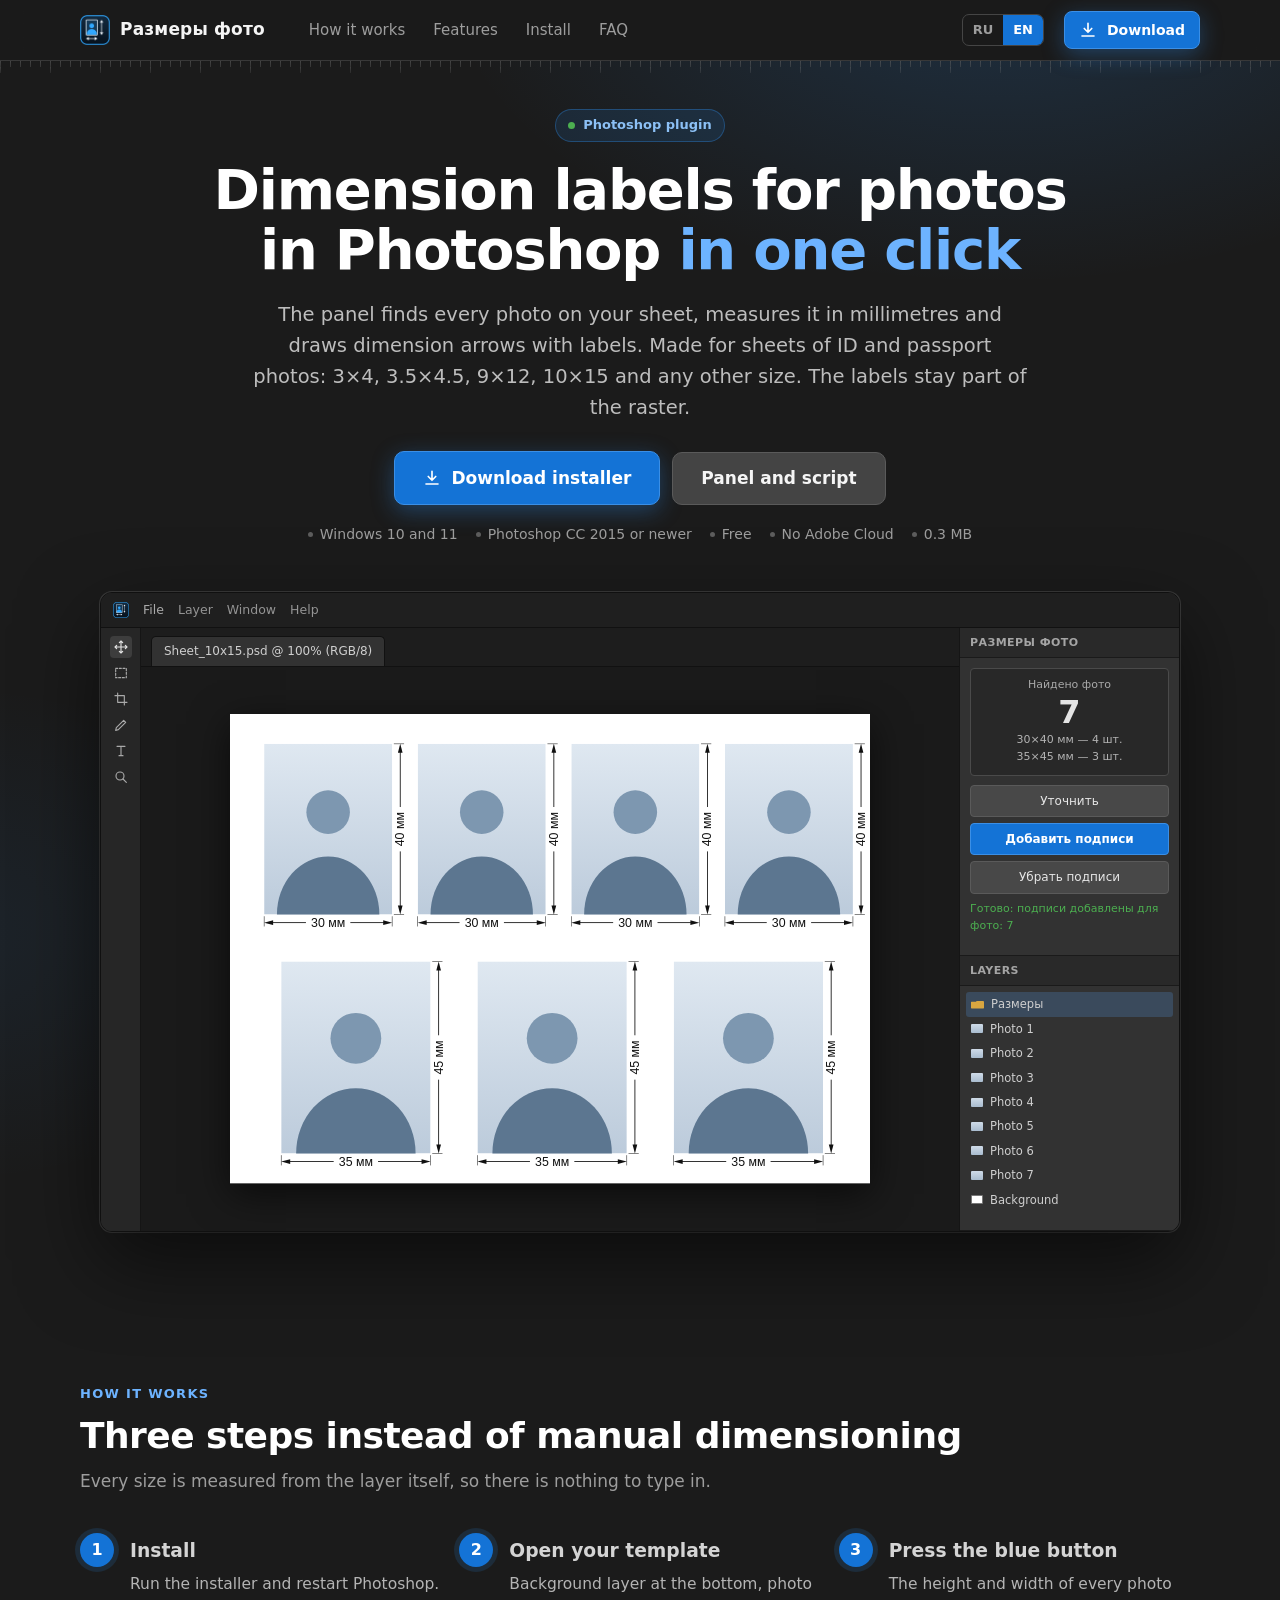
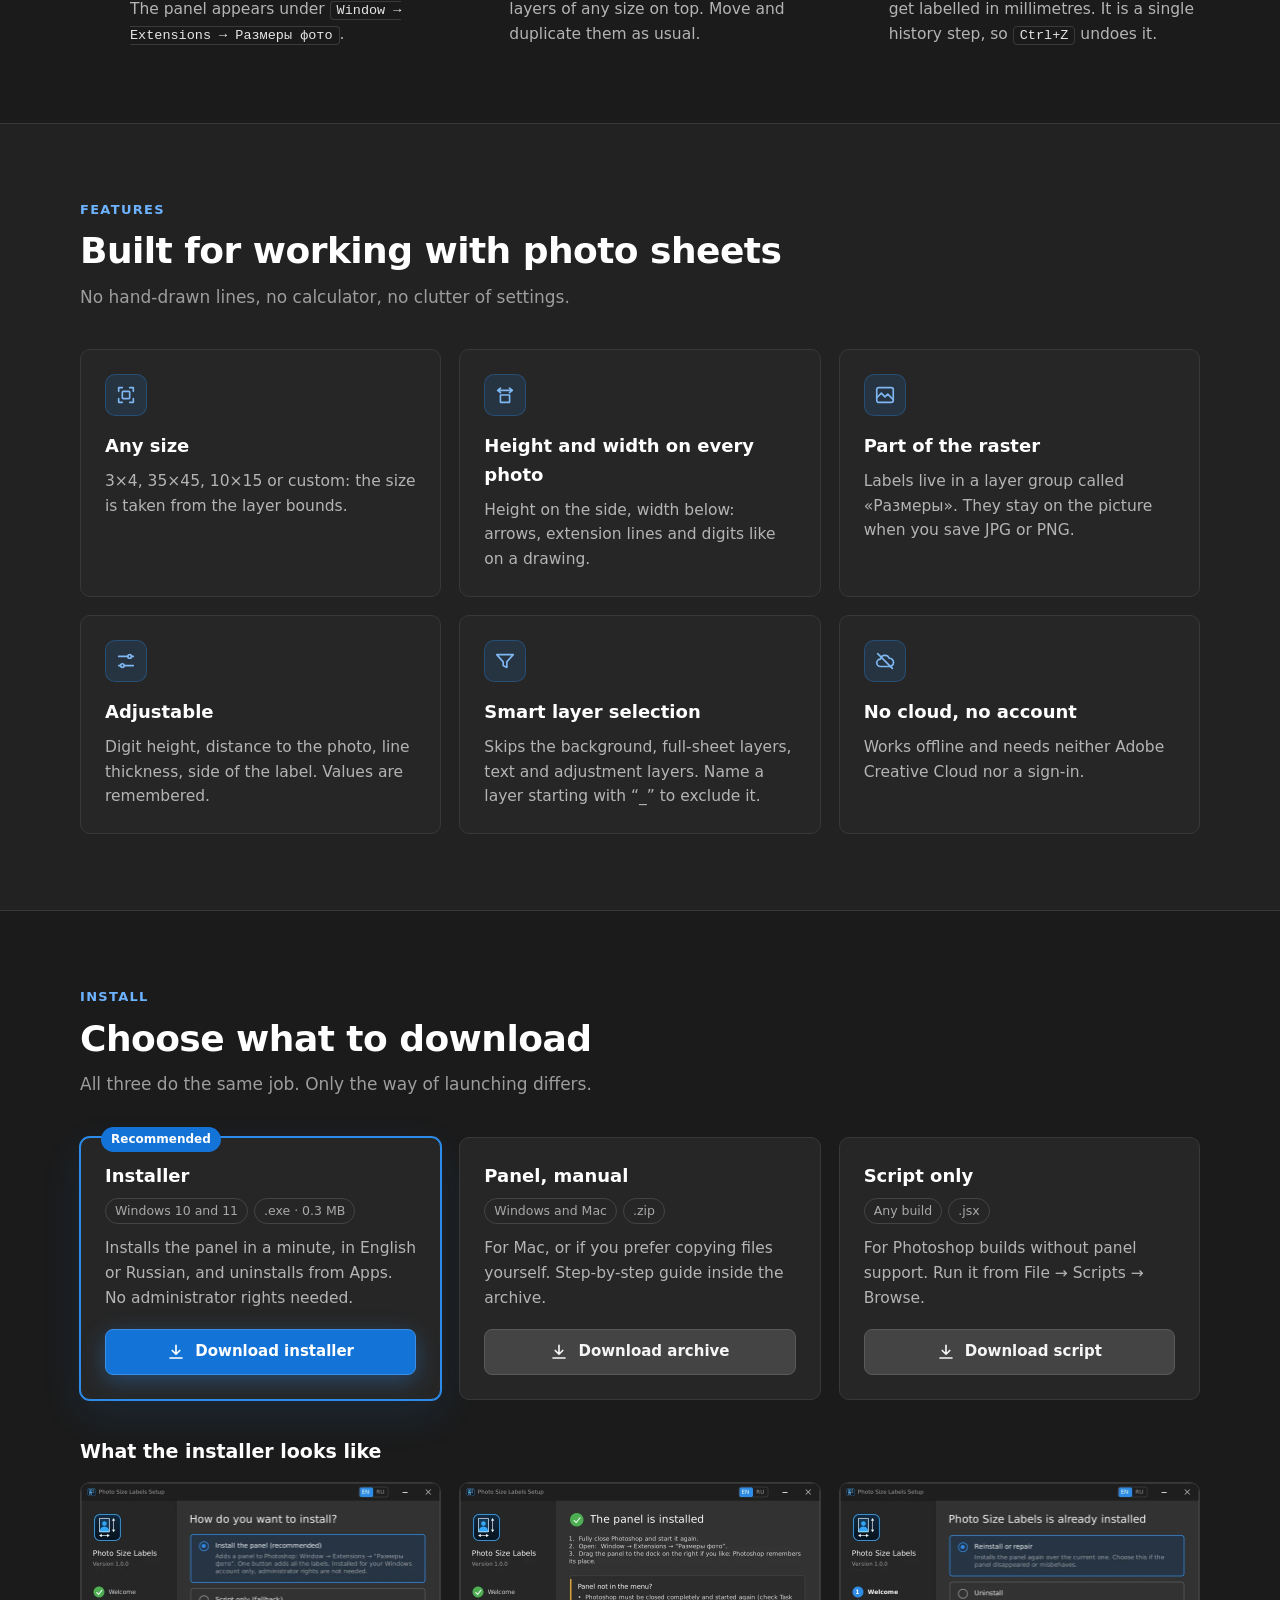
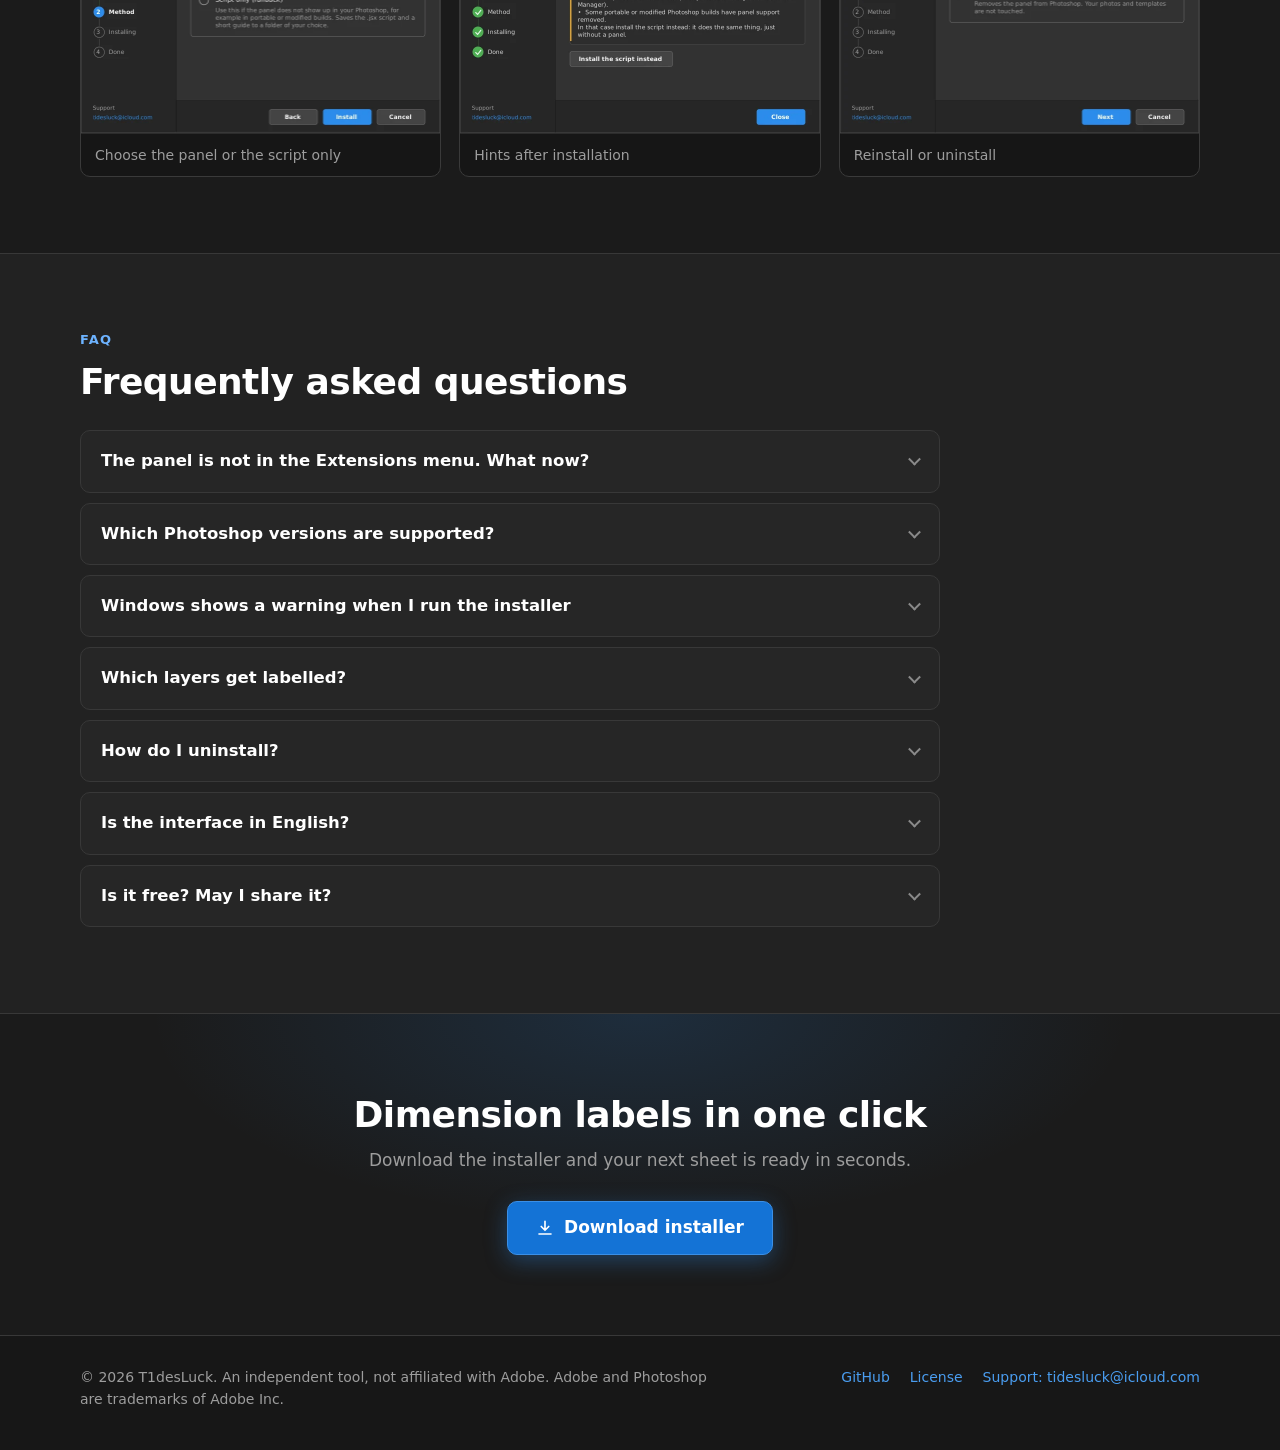
<file: docs/en/index.html>
<!DOCTYPE html>
<html lang="en">
<head>
<meta name="google-site-verification" content="pNAXgAXlYu5qDllqDVfK1qjOPmd6Jwfdh2osPGioV2M" />
<meta charset="utf-8">
<meta name="viewport" content="width=device-width, initial-scale=1">
<title>Photo Size Labels: dimension labels for photos in Photoshop</title>
<meta name="description" content="Free Photoshop panel and script: finds every photo on your sheet, measures it in mm and draws dimension arrows with labels. 3×4, 35×45, 10×15. Windows.">
<link rel="canonical" href="https://t1desluck.github.io/PhotoSizeLabels/en/">
<link rel="alternate" hreflang="ru" href="https://t1desluck.github.io/PhotoSizeLabels/">
<link rel="alternate" hreflang="en" href="https://t1desluck.github.io/PhotoSizeLabels/en/">
<link rel="alternate" hreflang="x-default" href="https://t1desluck.github.io/PhotoSizeLabels/">
<meta name="robots" content="index,follow,max-image-preview:large,max-snippet:-1">
<meta name="theme-color" content="#1b1b1b">
<meta name="color-scheme" content="dark">
<meta name="author" content="T1desLuck">
<meta property="og:type" content="website">
<meta property="og:site_name" content="Размеры фото / Photo Size Labels">
<meta property="og:title" content="Photo Size Labels: dimension labels for photos in Photoshop in one click">
<meta property="og:description" content="Free Photoshop panel and script: finds every photo on your sheet, measures it in mm and draws dimension arrows with labels. 3×4, 35×45, 10×15. Windows.">
<meta property="og:url" content="https://t1desluck.github.io/PhotoSizeLabels/en/">
<meta property="og:locale" content="en_US">
<meta property="og:locale:alternate" content="ru_RU">
<meta property="og:image" content="https://t1desluck.github.io/PhotoSizeLabels/assets/img/og-en.png">
<meta property="og:image:width" content="1200">
<meta property="og:image:height" content="630">
<meta property="og:image:alt" content="Photos on a sheet with dimension arrows and labels in millimetres">
<meta name="twitter:card" content="summary_large_image">
<meta name="twitter:title" content="Photo Size Labels: dimension labels for photos in Photoshop in one click">
<meta name="twitter:description" content="Free Photoshop panel and script: finds every photo on your sheet, measures it in mm and draws dimension arrows with labels. 3×4, 35×45, 10×15. Windows.">
<meta name="twitter:image" content="https://t1desluck.github.io/PhotoSizeLabels/assets/img/og-en.png">
<!-- Яндекс.Вебмастер: <meta name="yandex-verification" content="КОД" /> -->
<link rel="icon" href="../assets/img/favicon.svg" type="image/svg+xml">
<link rel="icon" href="../favicon.ico" sizes="48x48">
<link rel="icon" href="../assets/img/favicon-32.png" type="image/png" sizes="32x32">
<link rel="apple-touch-icon" href="../assets/img/apple-touch-icon.png">
<link rel="manifest" href="../site.webmanifest">
<link rel="stylesheet" href="../assets/css/style.css">
<script>document.documentElement.className+=' js'</script>
<script type="application/ld+json">
{
 "@context": "https://schema.org",
 "@graph": [
  {
   "@type": "WebSite",
   "@id": "https://t1desluck.github.io/PhotoSizeLabels/#website",
   "url": "https://t1desluck.github.io/PhotoSizeLabels/",
   "name": "Размеры фото / Photo Size Labels",
   "inLanguage": [
    "ru",
    "en"
   ],
   "publisher": {
    "@id": "https://t1desluck.github.io/PhotoSizeLabels/#author"
   }
  },
  {
   "@type": "Person",
   "@id": "https://t1desluck.github.io/PhotoSizeLabels/#author",
   "name": "T1desLuck",
   "url": "https://github.com/T1desLuck",
   "email": "tidesluck@icloud.com"
  },
  {
   "@type": "SoftwareApplication",
   "@id": "https://t1desluck.github.io/PhotoSizeLabels/en/#app",
   "name": "Размеры фото (Photo Size Labels)",
   "alternateName": [
    "Photo Size Labels",
    "PhotoSizeLabels"
   ],
   "description": "A panel and script for Adobe Photoshop that find every photo on a sheet, measure it in millimetres and draw dimension arrows with labels that stay part of the raster.",
   "url": "https://t1desluck.github.io/PhotoSizeLabels/en/",
   "inLanguage": "en",
   "applicationCategory": "MultimediaApplication",
   "applicationSubCategory": "Photoshop plugin",
   "operatingSystem": "Windows 10, Windows 11",
   "softwareVersion": "1.0.0",
   "softwareRequirements": "Adobe Photoshop CC 2015 or newer",
   "fileSize": "0.3 MB",
   "downloadUrl": "https://github.com/T1desLuck/PhotoSizeLabels/raw/main/PhotoSizeLabelsSetup.exe",
   "installUrl": "https://github.com/T1desLuck/PhotoSizeLabels/raw/main/PhotoSizeLabelsSetup.exe",
   "screenshot": "https://t1desluck.github.io/PhotoSizeLabels/assets/img/panel.png",
   "image": "https://t1desluck.github.io/PhotoSizeLabels/assets/img/og-en.png",
   "datePublished": "2026-11-12",
   "dateModified": "2026-11-12",
   "author": {
    "@id": "https://t1desluck.github.io/PhotoSizeLabels/#author"
   },
   "featureList": [
    "Finds every photo on the sheet automatically",
    "Height and width labels in millimetres",
    "Any photo size: 3×4, 35×45, 10×15 and more",
    "Labels stay part of the raster",
    "Installer with uninstaller, English and Russian"
   ],
   "offers": {
    "@type": "Offer",
    "price": "0",
    "priceCurrency": "USD",
    "availability": "https://schema.org/InStock"
   }
  },
  {
   "@type": "FAQPage",
   "@id": "https://t1desluck.github.io/PhotoSizeLabels/en/#faq",
   "inLanguage": "en",
   "mainEntity": [
    {
     "@type": "Question",
     "name": "The panel is not in the Extensions menu. What now?",
     "acceptedAnswer": {
      "@type": "Answer",
      "text": "Close Photoshop completely (check Task Manager) and start it again. The panel is under Window → Extensions → Размеры фото . Some portable or modified Photoshop builds have panel support removed. In that case use the script: it does the same thing and runs from File → Scripts."
     }
    },
    {
     "@type": "Question",
     "name": "Which Photoshop versions are supported?",
     "acceptedAnswer": {
      "@type": "Answer",
      "text": "The panel is built for Photoshop CC 2015 and newer. The script works wherever the File → Scripts menu exists."
     }
    },
    {
     "@type": "Question",
     "name": "Windows shows a warning when I run the installer",
     "acceptedAnswer": {
      "@type": "Answer",
      "text": "The file has no paid digital signature, so SmartScreen may say “Windows protected your PC”. Click “More info”, then “Run anyway”. The installer works only inside your user account, changes nothing system-wide and needs no administrator rights."
     }
    },
    {
     "@type": "Question",
     "name": "Which layers get labelled?",
     "acceptedAnswer": {
      "@type": "Answer",
      "text": "All visible layers above the bottom (background) layer. Skipped: full-sheet layers, text and adjustment layers, layers smaller than 5 mm and layers whose name starts with “_”. Sizes come from the document resolution, so your template needs the correct one, for example 300 ppi."
     }
    },
    {
     "@type": "Question",
     "name": "How do I uninstall?",
     "acceptedAnswer": {
      "@type": "Answer",
      "text": "Run the installer again and choose “Uninstall”, or open Settings → Apps. If you installed manually, delete the PhotoSizeLabels folder from the extensions folder."
     }
    },
    {
     "@type": "Question",
     "name": "Is the interface in English?",
     "acceptedAnswer": {
      "@type": "Answer",
      "text": "The installer is bilingual. The panel buttons and the unit on the labels (“мм”) are in Russian for now. You can replace the unit with your own in the script settings, parameter unitText ."
     }
    },
    {
     "@type": "Question",
     "name": "Is it free? May I share it?",
     "acceptedAnswer": {
      "@type": "Answer",
      "text": "It is free to use, including commercial work. Redistribution is not allowed: no re-uploading, repackaging or reselling. Please share a link to this page instead. The terms are in the LICENSE file in the repository ."
     }
    }
   ]
  }
 ]
}
</script>
</head>
<body>
<a class="sr" href="#main">Skip to content</a>
<header class="top">
 <div class="wrap">
  <a class="brand" href="./"><img src="../assets/img/logo-128.png" width="30" height="30" alt="">Размеры фото</a>
  <nav class="nav" aria-label="Menu"><a href="#how">How it works</a><a href="#features">Features</a><a href="#install">Install</a><a href="#faq">FAQ</a></nav>
  <span class="sp"></span>
  <div class="lang" role="group" aria-label="Language"><a href="../" hreflang="ru" lang="ru" title="Русский">RU</a><span aria-current="true">EN</span></div>
  <a class="btn btn-primary btn-sm" href="https://github.com/T1desLuck/PhotoSizeLabels/raw/main/PhotoSizeLabelsSetup.exe" rel="noopener" aria-label="Download installer"><svg viewBox="0 0 24 24" fill="none" stroke="currentColor" stroke-width="2.2" stroke-linecap="round" stroke-linejoin="round" aria-hidden="true"><path d="M12 3v12m0 0l-5-5m5 5l5-5M4 20h16"/></svg><span>Download</span></a>
 </div>
</header>
<main id="main">
<section class="hero">
 <div class="ruler" aria-hidden="true"></div>
 <div class="wrap">
  <div class="hero-text">
   <p class="chip"><i></i>Photoshop plugin</p>
   <h1>Dimension labels for photos in Photoshop <em>in one click</em></h1>
   <p class="lead">The panel finds every photo on your sheet, measures it in millimetres and draws dimension arrows with labels. Made for sheets of ID and passport photos: 3×4, 3.5×4.5, 9×12, 10×15 and any other size. The labels stay part of the raster.</p>
   <div class="cta">
    <a class="btn btn-primary btn-lg" href="https://github.com/T1desLuck/PhotoSizeLabels/raw/main/PhotoSizeLabelsSetup.exe" rel="noopener"><svg viewBox="0 0 24 24" fill="none" stroke="currentColor" stroke-width="2.2" stroke-linecap="round" stroke-linejoin="round" aria-hidden="true"><path d="M12 3v12m0 0l-5-5m5 5l5-5M4 20h16"/></svg>Download installer</a>
    <a class="btn btn-lg" href="#install">Panel and script</a>
   </div>
   <ul class="facts"><li>Windows 10 and 11</li><li>Photoshop CC 2015 or newer</li><li>Free</li><li>No Adobe Cloud</li><li>0.3 MB</li></ul>
  </div>
  <div class="ps" id="demo" role="group" aria-label="Demo: the Photo Size Labels panel draws labels on a sheet of photos" data-busy="Рисую подписи…" data-ok="Готово: подписи добавлены для фото: 7" data-removed="Подписи убраны" data-none="Подписей на листе нет">
   <div class="ps-bar" aria-hidden="true"><img src="../assets/img/logo-128.png" width="16" height="16" alt=""><span>File</span><span>Layer</span><span>Window</span><span>Help</span></div>
   <div class="ps-body">
    <div class="ps-tools" aria-hidden="true"><svg viewBox="0 0 24 24" fill="none" stroke="currentColor" stroke-width="1.7" stroke-linecap="round" stroke-linejoin="round"><path d="M12 3v18M3 12h18M12 3l-2.5 2.5M12 3l2.5 2.5M12 21l-2.5-2.5M12 21l2.5-2.5M3 12l2.5-2.5M3 12l2.5 2.5M21 12l-2.5-2.5M21 12l-2.5 2.5"/></svg><svg viewBox="0 0 24 24" fill="none" stroke="currentColor" stroke-width="1.7" stroke-linecap="round" stroke-linejoin="round"><rect x="4" y="5" width="16" height="14" stroke-dasharray="3 2.5"/></svg><svg viewBox="0 0 24 24" fill="none" stroke="currentColor" stroke-width="1.7" stroke-linecap="round" stroke-linejoin="round"><path d="M7 3v14h14M3 7h14v14"/></svg><svg viewBox="0 0 24 24" fill="none" stroke="currentColor" stroke-width="1.7" stroke-linecap="round" stroke-linejoin="round"><path d="M4 20l4-1 11-11-3-3L5 16z"/></svg><svg viewBox="0 0 24 24" fill="none" stroke="currentColor" stroke-width="1.7" stroke-linecap="round" stroke-linejoin="round"><path d="M6 5h12M12 5v14M9 19h6"/></svg><svg viewBox="0 0 24 24" fill="none" stroke="currentColor" stroke-width="1.7" stroke-linecap="round" stroke-linejoin="round"><circle cx="10.5" cy="10.5" r="6"/><path d="M15 15l5 5"/></svg></div>
    <div class="ps-doc">
     <div class="ps-tab">Sheet_10x15.psd @ 100% (RGB/8)</div>
     <div class="ps-canvas"><div class="sheet-box"><svg id="sheet" class="sheet" viewBox="0 0 150 110" xmlns="http://www.w3.org/2000/svg" role="img" aria-label="Photos on a sheet with dimension arrows and labels in millimetres" focusable="false"><defs><linearGradient id="pbg" x1="0" y1="0" x2="0" y2="1"><stop offset="0" stop-color="#dfe8f1"/><stop offset="1" stop-color="#bccbdb"/></linearGradient></defs><rect width="150" height="110" fill="#ffffff"/><clipPath id="pc0"><rect x="8" y="7" width="30" height="40"/></clipPath><g clip-path="url(#pc0)"><rect x="8" y="7" width="30" height="40" fill="url(#pbg)"/><ellipse cx="23" cy="47" rx="12" ry="13.6" fill="#5c7690"/><circle cx="23" cy="23" r="5.1" fill="#7d97b0"/></g><clipPath id="pc1"><rect x="44" y="7" width="30" height="40"/></clipPath><g clip-path="url(#pc1)"><rect x="44" y="7" width="30" height="40" fill="url(#pbg)"/><ellipse cx="59" cy="47" rx="12" ry="13.6" fill="#5c7690"/><circle cx="59" cy="23" r="5.1" fill="#7d97b0"/></g><clipPath id="pc2"><rect x="80" y="7" width="30" height="40"/></clipPath><g clip-path="url(#pc2)"><rect x="80" y="7" width="30" height="40" fill="url(#pbg)"/><ellipse cx="95" cy="47" rx="12" ry="13.6" fill="#5c7690"/><circle cx="95" cy="23" r="5.1" fill="#7d97b0"/></g><clipPath id="pc3"><rect x="116" y="7" width="30" height="40"/></clipPath><g clip-path="url(#pc3)"><rect x="116" y="7" width="30" height="40" fill="url(#pbg)"/><ellipse cx="131" cy="47" rx="12" ry="13.6" fill="#5c7690"/><circle cx="131" cy="23" r="5.1" fill="#7d97b0"/></g><clipPath id="pc4"><rect x="12" y="58" width="35" height="45"/></clipPath><g clip-path="url(#pc4)"><rect x="12" y="58" width="35" height="45" fill="url(#pbg)"/><ellipse cx="29.5" cy="103" rx="14" ry="15.3" fill="#5c7690"/><circle cx="29.5" cy="76" r="5.95" fill="#7d97b0"/></g><clipPath id="pc5"><rect x="58" y="58" width="35" height="45"/></clipPath><g clip-path="url(#pc5)"><rect x="58" y="58" width="35" height="45" fill="url(#pbg)"/><ellipse cx="75.5" cy="103" rx="14" ry="15.3" fill="#5c7690"/><circle cx="75.5" cy="76" r="5.95" fill="#7d97b0"/></g><clipPath id="pc6"><rect x="104" y="58" width="35" height="45"/></clipPath><g clip-path="url(#pc6)"><rect x="104" y="58" width="35" height="45" fill="url(#pbg)"/><ellipse cx="121.5" cy="103" rx="14" ry="15.3" fill="#5c7690"/><circle cx="121.5" cy="76" r="5.95" fill="#7d97b0"/></g><g class="labels" fill="#111" style="font-family:Arial,'Liberation Sans',Helvetica,sans-serif;font-size:2.9px"><g class="lab" style="--i:0"><path d="M39.9 7L39.35 9.1L40.45 9.1Z"/><rect x="39.8" y="8.68" width="0.2" height="13.12"/><path d="M39.9 47L39.35 44.9L40.45 44.9Z"/><rect x="39.8" y="32.2" width="0.2" height="13.12"/><rect x="38.4" y="6.94" width="2.4" height="0.12"/><rect x="38.4" y="46.94" width="2.4" height="0.12"/><text transform="translate(39.9 27) rotate(-90)" text-anchor="middle" dominant-baseline="central">40 мм</text><path d="M8 48.9L10.1 48.35L10.1 49.45Z"/><rect x="9.68" y="48.8" width="8.12" height="0.2"/><path d="M38 48.9L35.9 48.35L35.9 49.45Z"/><rect x="28.2" y="48.8" width="8.12" height="0.2"/><rect x="7.94" y="47.4" width="0.12" height="2.4"/><rect x="37.94" y="47.4" width="0.12" height="2.4"/><text x="23" y="48.9" text-anchor="middle" dominant-baseline="central">30 мм</text></g><g class="lab" style="--i:1"><path d="M75.9 7L75.35 9.1L76.45 9.1Z"/><rect x="75.8" y="8.68" width="0.2" height="13.12"/><path d="M75.9 47L75.35 44.9L76.45 44.9Z"/><rect x="75.8" y="32.2" width="0.2" height="13.12"/><rect x="74.4" y="6.94" width="2.4" height="0.12"/><rect x="74.4" y="46.94" width="2.4" height="0.12"/><text transform="translate(75.9 27) rotate(-90)" text-anchor="middle" dominant-baseline="central">40 мм</text><path d="M44 48.9L46.1 48.35L46.1 49.45Z"/><rect x="45.68" y="48.8" width="8.12" height="0.2"/><path d="M74 48.9L71.9 48.35L71.9 49.45Z"/><rect x="64.2" y="48.8" width="8.12" height="0.2"/><rect x="43.94" y="47.4" width="0.12" height="2.4"/><rect x="73.94" y="47.4" width="0.12" height="2.4"/><text x="59" y="48.9" text-anchor="middle" dominant-baseline="central">30 мм</text></g><g class="lab" style="--i:2"><path d="M111.9 7L111.35 9.1L112.45 9.1Z"/><rect x="111.8" y="8.68" width="0.2" height="13.12"/><path d="M111.9 47L111.35 44.9L112.45 44.9Z"/><rect x="111.8" y="32.2" width="0.2" height="13.12"/><rect x="110.4" y="6.94" width="2.4" height="0.12"/><rect x="110.4" y="46.94" width="2.4" height="0.12"/><text transform="translate(111.9 27) rotate(-90)" text-anchor="middle" dominant-baseline="central">40 мм</text><path d="M80 48.9L82.1 48.35L82.1 49.45Z"/><rect x="81.68" y="48.8" width="8.12" height="0.2"/><path d="M110 48.9L107.9 48.35L107.9 49.45Z"/><rect x="100.2" y="48.8" width="8.12" height="0.2"/><rect x="79.94" y="47.4" width="0.12" height="2.4"/><rect x="109.94" y="47.4" width="0.12" height="2.4"/><text x="95" y="48.9" text-anchor="middle" dominant-baseline="central">30 мм</text></g><g class="lab" style="--i:3"><path d="M147.9 7L147.35 9.1L148.45 9.1Z"/><rect x="147.8" y="8.68" width="0.2" height="13.12"/><path d="M147.9 47L147.35 44.9L148.45 44.9Z"/><rect x="147.8" y="32.2" width="0.2" height="13.12"/><rect x="146.4" y="6.94" width="2.4" height="0.12"/><rect x="146.4" y="46.94" width="2.4" height="0.12"/><text transform="translate(147.9 27) rotate(-90)" text-anchor="middle" dominant-baseline="central">40 мм</text><path d="M116 48.9L118.1 48.35L118.1 49.45Z"/><rect x="117.68" y="48.8" width="8.12" height="0.2"/><path d="M146 48.9L143.9 48.35L143.9 49.45Z"/><rect x="136.2" y="48.8" width="8.12" height="0.2"/><rect x="115.94" y="47.4" width="0.12" height="2.4"/><rect x="145.94" y="47.4" width="0.12" height="2.4"/><text x="131" y="48.9" text-anchor="middle" dominant-baseline="central">30 мм</text></g><g class="lab" style="--i:4"><path d="M48.9 58L48.35 60.1L49.45 60.1Z"/><rect x="48.8" y="59.68" width="0.2" height="15.62"/><path d="M48.9 103L48.35 100.9L49.45 100.9Z"/><rect x="48.8" y="85.7" width="0.2" height="15.62"/><rect x="47.4" y="57.94" width="2.4" height="0.12"/><rect x="47.4" y="102.94" width="2.4" height="0.12"/><text transform="translate(48.9 80.5) rotate(-90)" text-anchor="middle" dominant-baseline="central">45 мм</text><path d="M12 104.9L14.1 104.35L14.1 105.45Z"/><rect x="13.68" y="104.8" width="10.62" height="0.2"/><path d="M47 104.9L44.9 104.35L44.9 105.45Z"/><rect x="34.7" y="104.8" width="10.62" height="0.2"/><rect x="11.94" y="103.4" width="0.12" height="2.4"/><rect x="46.94" y="103.4" width="0.12" height="2.4"/><text x="29.5" y="104.9" text-anchor="middle" dominant-baseline="central">35 мм</text></g><g class="lab" style="--i:5"><path d="M94.9 58L94.35 60.1L95.45 60.1Z"/><rect x="94.8" y="59.68" width="0.2" height="15.62"/><path d="M94.9 103L94.35 100.9L95.45 100.9Z"/><rect x="94.8" y="85.7" width="0.2" height="15.62"/><rect x="93.4" y="57.94" width="2.4" height="0.12"/><rect x="93.4" y="102.94" width="2.4" height="0.12"/><text transform="translate(94.9 80.5) rotate(-90)" text-anchor="middle" dominant-baseline="central">45 мм</text><path d="M58 104.9L60.1 104.35L60.1 105.45Z"/><rect x="59.68" y="104.8" width="10.62" height="0.2"/><path d="M93 104.9L90.9 104.35L90.9 105.45Z"/><rect x="80.7" y="104.8" width="10.62" height="0.2"/><rect x="57.94" y="103.4" width="0.12" height="2.4"/><rect x="92.94" y="103.4" width="0.12" height="2.4"/><text x="75.5" y="104.9" text-anchor="middle" dominant-baseline="central">35 мм</text></g><g class="lab" style="--i:6"><path d="M140.9 58L140.35 60.1L141.45 60.1Z"/><rect x="140.8" y="59.68" width="0.2" height="15.62"/><path d="M140.9 103L140.35 100.9L141.45 100.9Z"/><rect x="140.8" y="85.7" width="0.2" height="15.62"/><rect x="139.4" y="57.94" width="2.4" height="0.12"/><rect x="139.4" y="102.94" width="2.4" height="0.12"/><text transform="translate(140.9 80.5) rotate(-90)" text-anchor="middle" dominant-baseline="central">45 мм</text><path d="M104 104.9L106.1 104.35L106.1 105.45Z"/><rect x="105.68" y="104.8" width="10.62" height="0.2"/><path d="M139 104.9L136.9 104.35L136.9 105.45Z"/><rect x="126.7" y="104.8" width="10.62" height="0.2"/><rect x="103.94" y="103.4" width="0.12" height="2.4"/><rect x="138.94" y="103.4" width="0.12" height="2.4"/><text x="121.5" y="104.9" text-anchor="middle" dominant-baseline="central">35 мм</text></g></g></svg></div></div>
    </div>
    <div class="ps-dock">
     <div class="pnl">
      <div class="ph">Размеры фото</div>
      <div class="pnl-in">
       <div class="count"><small>Найдено фото</small><b id="cnt">7</b><div><div>30×40 мм — 4 шт.</div><div>35×45 мм — 3 шт.</div></div></div>
       <button class="pb" id="bRefresh" type="button">Уточнить</button>
       <button class="pb p" id="bRun" type="button">Добавить подписи</button>
       <button class="pb" id="bRemove" type="button">Убрать подписи</button>
       <div class="st" id="st" role="status" aria-live="polite"></div>
      </div>
     </div>
     <div class="pnl pnl-layers" aria-hidden="true">
      <div class="ph">Layers</div>
      <ul class="layers on" id="layers"><li class="grp">Размеры</li><li>Photo 1</li><li>Photo 2</li><li>Photo 3</li><li>Photo 4</li><li>Photo 5</li><li>Photo 6</li><li>Photo 7</li><li class="bg">Background</li></ul>
     </div>
    </div>
   </div>
  </div>
 </div>
</section>

<section id="how">
 <div class="wrap">
  <p class="eyebrow">How it works</p>
  <h2>Three steps instead of manual dimensioning</h2>
  <p class="sub">Every size is measured from the layer itself, so there is nothing to type in.</p>
  <div class="grid g3 steps"><div class="step"><div><h3>Install</h3><p>Run the installer and restart Photoshop. The panel appears under <code>Window → Extensions → Размеры фото</code>.</p></div></div><div class="step"><div><h3>Open your template</h3><p>Background layer at the bottom, photo layers of any size on top. Move and duplicate them as usual.</p></div></div><div class="step"><div><h3>Press the blue button</h3><p>The height and width of every photo get labelled in millimetres. It is a single history step, so <code>Ctrl+Z</code> undoes it.</p></div></div></div>
 </div>
</section>

<section id="features" class="alt">
 <div class="wrap">
  <p class="eyebrow">Features</p>
  <h2>Built for working with photo sheets</h2>
  <p class="sub">No hand-drawn lines, no calculator, no clutter of settings.</p>
  <div class="grid g3"><div class="card"><div class="ico"><svg viewBox="0 0 24 24" fill="none" stroke="currentColor" stroke-width="1.8" stroke-linecap="round" stroke-linejoin="round" aria-hidden="true"><path d="M4 8V4h4M20 8V4h-4M4 16v4h4M20 16v4h-4"/><rect x="8" y="8" width="8" height="8" rx="1"/></svg></div><h3>Any size</h3><p>3×4, 35×45, 10×15 or custom: the size is taken from the layer bounds.</p></div><div class="card"><div class="ico"><svg viewBox="0 0 24 24" fill="none" stroke="currentColor" stroke-width="1.8" stroke-linecap="round" stroke-linejoin="round" aria-hidden="true"><path d="M4 7h16M4 7l3-2.5M4 7l3 2.5M20 7l-3-2.5M20 7l-3 2.5M7 12v8m0-8h10v8H7"/></svg></div><h3>Height and width on every photo</h3><p>Height on the side, width below: arrows, extension lines and digits like on a drawing.</p></div><div class="card"><div class="ico"><svg viewBox="0 0 24 24" fill="none" stroke="currentColor" stroke-width="1.8" stroke-linecap="round" stroke-linejoin="round" aria-hidden="true"><rect x="3" y="4" width="18" height="16" rx="2"/><path d="M3 15l5-5 4 4 3-3 6 6"/></svg></div><h3>Part of the raster</h3><p>Labels live in a layer group called «Размеры». They stay on the picture when you save JPG or PNG.</p></div><div class="card"><div class="ico"><svg viewBox="0 0 24 24" fill="none" stroke="currentColor" stroke-width="1.8" stroke-linecap="round" stroke-linejoin="round" aria-hidden="true"><path d="M4 7h10M18 7h2M4 17h2M10 17h10"/><circle cx="16" cy="7" r="2"/><circle cx="8" cy="17" r="2"/></svg></div><h3>Adjustable</h3><p>Digit height, distance to the photo, line thickness, side of the label. Values are remembered.</p></div><div class="card"><div class="ico"><svg viewBox="0 0 24 24" fill="none" stroke="currentColor" stroke-width="1.8" stroke-linecap="round" stroke-linejoin="round" aria-hidden="true"><path d="M3 5h18l-7 8v6l-4-2v-4z"/></svg></div><h3>Smart layer selection</h3><p>Skips the background, full-sheet layers, text and adjustment layers. Name a layer starting with “_” to exclude it.</p></div><div class="card"><div class="ico"><svg viewBox="0 0 24 24" fill="none" stroke="currentColor" stroke-width="1.8" stroke-linecap="round" stroke-linejoin="round" aria-hidden="true"><path d="M7 18a4 4 0 010-8 5 5 0 019.6-1A4.5 4.5 0 0117 18z"/><path d="M4 4l16 16"/></svg></div><h3>No cloud, no account</h3><p>Works offline and needs neither Adobe Creative Cloud nor a sign-in.</p></div></div>
 </div>
</section>

<section id="install" class="dl">
 <div class="wrap">
  <p class="eyebrow">Install</p>
  <h2>Choose what to download</h2>
  <p class="sub">All three do the same job. Only the way of launching differs.</p>
  <div class="grid g3"><div class="card rec"><span class="tag">Recommended</span><h3>Installer</h3><ul class="meta"><li>Windows 10 and 11</li><li>.exe · 0.3 MB</li></ul><p>Installs the panel in a minute, in English or Russian, and uninstalls from Apps. No administrator rights needed.</p><a class="btn btn-primary btn-block" href="https://github.com/T1desLuck/PhotoSizeLabels/raw/main/PhotoSizeLabelsSetup.exe" rel="noopener"><svg viewBox="0 0 24 24" fill="none" stroke="currentColor" stroke-width="2.2" stroke-linecap="round" stroke-linejoin="round" aria-hidden="true"><path d="M12 3v12m0 0l-5-5m5 5l5-5M4 20h16"/></svg>Download installer</a></div><div class="card"><h3>Panel, manual</h3><ul class="meta"><li>Windows and Mac</li><li>.zip</li></ul><p>For Mac, or if you prefer copying files yourself. Step-by-step guide inside the archive.</p><a class="btn  btn-block" href="https://github.com/T1desLuck/PhotoSizeLabels/raw/main/PhotoSizeLabels_panel.zip" rel="noopener"><svg viewBox="0 0 24 24" fill="none" stroke="currentColor" stroke-width="2.2" stroke-linecap="round" stroke-linejoin="round" aria-hidden="true"><path d="M12 3v12m0 0l-5-5m5 5l5-5M4 20h16"/></svg>Download archive</a></div><div class="card"><h3>Script only</h3><ul class="meta"><li>Any build</li><li>.jsx</li></ul><p>For Photoshop builds without panel support. Run it from File → Scripts → Browse.</p><a class="btn  btn-block" href="../download/photo_size_labels.jsx" download="photo_size_labels.jsx"><svg viewBox="0 0 24 24" fill="none" stroke="currentColor" stroke-width="2.2" stroke-linecap="round" stroke-linejoin="round" aria-hidden="true"><path d="M12 3v12m0 0l-5-5m5 5l5-5M4 20h16"/></svg>Download script</a></div></div>
  <div class="shots">
   <h3>What the installer looks like</h3>
   <div class="grid g3"><figure class="shot"><a href="../assets/img/installer-method-en.webp" target="_blank" rel="noopener"><img src="../assets/img/installer-method-en.webp" width="720" height="500" loading="lazy" decoding="async" alt="Photo Size Labels installer: choosing between the panel and the script"></a><figcaption>Choose the panel or the script only</figcaption></figure><figure class="shot"><a href="../assets/img/installer-done-en.webp" target="_blank" rel="noopener"><img src="../assets/img/installer-done-en.webp" width="720" height="500" loading="lazy" decoding="async" alt="Photo Size Labels installer: instructions after installing the panel"></a><figcaption>Hints after installation</figcaption></figure><figure class="shot"><a href="../assets/img/installer-maint-en.webp" target="_blank" rel="noopener"><img src="../assets/img/installer-maint-en.webp" width="720" height="500" loading="lazy" decoding="async" alt="Photo Size Labels installer: reinstall or uninstall"></a><figcaption>Reinstall or uninstall</figcaption></figure></div>
  </div>
 </div>
</section>

<section id="faq" class="alt">
 <div class="wrap">
  <p class="eyebrow">FAQ</p>
  <h2>Frequently asked questions</h2>
  <div class="faq" style="margin-top:28px"><details><summary>The panel is not in the Extensions menu. What now?</summary><div class="a"><p>Close Photoshop completely (check Task Manager) and start it again. The panel is under <code>Window → Extensions → Размеры фото</code>.</p><p>Some portable or modified Photoshop builds have panel support removed. In that case use the script: it does the same thing and runs from File → Scripts.</p></div></details><details><summary>Which Photoshop versions are supported?</summary><div class="a"><p>The panel is built for Photoshop CC 2015 and newer. The script works wherever the File → Scripts menu exists.</p></div></details><details><summary>Windows shows a warning when I run the installer</summary><div class="a"><p>The file has no paid digital signature, so SmartScreen may say “Windows protected your PC”. Click “More info”, then “Run anyway”. The installer works only inside your user account, changes nothing system-wide and needs no administrator rights.</p></div></details><details><summary>Which layers get labelled?</summary><div class="a"><p>All visible layers above the bottom (background) layer. Skipped: full-sheet layers, text and adjustment layers, layers smaller than 5 mm and layers whose name starts with “_”. Sizes come from the document resolution, so your template needs the correct one, for example 300 ppi.</p></div></details><details><summary>How do I uninstall?</summary><div class="a"><p>Run the installer again and choose “Uninstall”, or open Settings → Apps. If you installed manually, delete the <code>PhotoSizeLabels</code> folder from the extensions folder.</p></div></details><details><summary>Is the interface in English?</summary><div class="a"><p>The installer is bilingual. The panel buttons and the unit on the labels (“мм”) are in Russian for now. You can replace the unit with your own in the script settings, parameter <code>unitText</code>.</p></div></details><details><summary>Is it free? May I share it?</summary><div class="a"><p>It is free to use, including commercial work. Redistribution is not allowed: no re-uploading, repackaging or reselling. Please share a link to this page instead. The terms are in the LICENSE file in the <a href="https://github.com/T1desLuck/PhotoSizeLabels">repository</a>.</p></div></details></div>
 </div>
</section>

<section class="final">
 <div class="wrap">
  <h2>Dimension labels in one click</h2>
  <p class="sub">Download the installer and your next sheet is ready in seconds.</p>
  <a class="btn btn-primary btn-lg" href="https://github.com/T1desLuck/PhotoSizeLabels/raw/main/PhotoSizeLabelsSetup.exe" rel="noopener"><svg viewBox="0 0 24 24" fill="none" stroke="currentColor" stroke-width="2.2" stroke-linecap="round" stroke-linejoin="round" aria-hidden="true"><path d="M12 3v12m0 0l-5-5m5 5l5-5M4 20h16"/></svg>Download installer</a>
 </div>
</section>
</main>
<footer>
 <div class="wrap">
  <p>© 2026 T1desLuck. An independent tool, not affiliated with Adobe. Adobe and Photoshop are trademarks of Adobe Inc.</p>
  <nav aria-label="Footer"><a href="https://github.com/T1desLuck/PhotoSizeLabels" rel="noopener">GitHub</a> <a href="https://github.com/T1desLuck/PhotoSizeLabels/blob/main/LICENSE" rel="noopener">License</a> <a href="mailto:tidesluck@icloud.com">Support: tidesluck@icloud.com</a></nav>
 </div>
</footer>
<script src="../assets/js/demo.js" defer></script>
</body>
</html>
</file>
<file: docs/assets/css/style.css>
:root{
  --bg:#1b1b1b;--bg2:#222;--panel:#323232;--panel2:#2a2a2a;--card:#262626;
  --line:#141414;--line2:#454545;--line3:#383838;
  --text:#d4d4d4;--dim:#9d9d9d;--bright:#f5f5f5;
  --accent:#2d8ceb;--accent-h:#4a9df0;--accent-d:#1473d6;--btn:#1473d6;--btn-h:#0f63bd;--ok:#4caf50;
  --r:10px;--max:1160px;
  color-scheme:dark;
}
*,*::before,*::after{box-sizing:border-box}
html{-webkit-text-size-adjust:100%;scroll-behavior:smooth;scroll-padding-top:72px}
body{margin:0;background:var(--bg);color:var(--text);font:16px/1.6 "Segoe UI Variable Text","Segoe UI",Inter,system-ui,-apple-system,Roboto,"Helvetica Neue",Arial,sans-serif;-webkit-font-smoothing:antialiased;overflow-x:hidden}
img,svg{max-width:100%}
a{color:var(--accent-h);text-decoration:none}
a:hover{text-decoration:underline}
:focus-visible{outline:2px solid var(--accent-h);outline-offset:3px;border-radius:4px}
.wrap{width:100%;max-width:var(--max);margin:0 auto;padding:0 20px}
.sr{position:absolute;width:1px;height:1px;overflow:hidden;clip:rect(0 0 0 0);white-space:nowrap}

/* ---------- шапка ---------- */
.top{position:sticky;top:0;z-index:50;background:rgba(27,27,27,.86);-webkit-backdrop-filter:saturate(1.4) blur(12px);backdrop-filter:saturate(1.4) blur(12px);border-bottom:1px solid var(--line3)}
.top .wrap{display:flex;align-items:center;gap:20px;height:60px}
.brand{display:flex;align-items:center;gap:10px;white-space:nowrap;color:var(--bright);font-weight:650;font-size:17px;letter-spacing:.01em}
.brand:hover{text-decoration:none}
.brand img{width:30px;height:30px;display:block}
.nav{display:flex;gap:4px;margin-left:12px}
.nav a{color:var(--dim);padding:6px 12px;border-radius:6px;font-size:15px}
.nav a:hover{color:var(--bright);background:#2b2b2b;text-decoration:none}
.top .sp{flex:1}
.lang{display:inline-flex;border:1px solid var(--line2);border-radius:7px;overflow:hidden;font-size:13px;font-weight:600}
.lang a,.lang span{padding:5px 10px;color:var(--dim)}
.lang span{background:var(--btn);color:#fff}
.lang a:hover{background:#2f2f2f;color:var(--bright);text-decoration:none}

/* ---------- кнопки ---------- */
.btn{display:inline-flex;align-items:center;justify-content:center;gap:10px;font:inherit;font-weight:600;font-size:15px;line-height:1;padding:13px 20px;border-radius:8px;border:1px solid #5a5a5a;background:#444;color:var(--bright);cursor:pointer;transition:background .15s,border-color .15s,transform .1s;text-decoration:none}
.btn:hover{background:#505050;border-color:#777;text-decoration:none}
.btn:active{transform:translateY(1px)}
.btn svg{width:18px;height:18px;flex:none}
.btn-primary{background:var(--btn);border-color:#3b8fe6;color:#fff;box-shadow:0 6px 22px rgba(45,140,235,.35)}
.btn-primary:hover{background:var(--btn-h);border-color:#3b8fe6}
.btn-lg{padding:17px 28px;font-size:17px;border-radius:10px}
.btn-sm{padding:9px 14px;font-size:14px}
.btn-block{width:100%}

/* ---------- hero ---------- */
.hero{position:relative;padding:48px 0 76px;background:
  radial-gradient(900px 520px at 78% -8%,rgba(45,140,235,.20),transparent 62%),
  radial-gradient(700px 420px at -6% 70%,rgba(45,140,235,.08),transparent 60%)}
.ruler{position:absolute;left:0;right:0;top:0;height:16px;pointer-events:none;opacity:.55;
  background:repeating-linear-gradient(90deg,#666 0 1px,transparent 1px 10px),repeating-linear-gradient(90deg,#8a8a8a 0 1px,transparent 1px 50px);
  background-size:auto 6px,auto 12px;background-repeat:repeat-x;background-position:0 0,0 0;
  -webkit-mask:linear-gradient(#000,transparent);mask:linear-gradient(#000,transparent)}
.hero-text{position:relative;max-width:880px;margin:0 auto 46px;text-align:center}
.hero-text .lead{margin-left:auto;margin-right:auto}
.hero-text .cta,.hero-text .facts{justify-content:center}
.chip{display:inline-flex;align-items:center;gap:8px;font-size:13px;font-weight:600;color:#8cc0f5;background:rgba(45,140,235,.12);border:1px solid rgba(45,140,235,.35);padding:5px 12px;border-radius:999px;margin:0 0 18px}
.chip i{width:7px;height:7px;border-radius:50%;background:var(--ok);display:block}
h1{margin:0 0 18px;text-wrap:balance;font-size:clamp(31px,5.2vw,56px);line-height:1.08;color:#fff;letter-spacing:-.022em;font-weight:800}
h1 em{font-style:normal;color:#6db3ff}
.lead{font-size:clamp(17px,1.7vw,19.5px);color:#bdbdbd;margin:0 auto 28px;max-width:40em;text-wrap:pretty}
.cta{display:flex;flex-wrap:wrap;gap:12px;align-items:center;margin-bottom:18px}
.facts{display:flex;flex-wrap:wrap;gap:6px 18px;margin:0;padding:0;list-style:none;font-size:14px;color:var(--dim)}
.facts li{display:flex;align-items:center;gap:7px}
.facts li::before{content:"";width:5px;height:5px;border-radius:50%;background:#5d5d5d}

/* ---------- демо-окно ---------- */
.ps{position:relative;max-width:1080px;margin:0 auto;background:#2b2b2b;border:1px solid #101010;border-radius:12px;box-shadow:0 30px 80px rgba(0,0,0,.55),0 0 0 1px #3a3a3a;overflow:hidden;min-width:0}
.ps-bar{display:flex;align-items:center;gap:14px;background:#1f1f1f;border-bottom:1px solid #111;padding:7px 12px;font-size:12.5px;color:#a9a9a9}
.ps-bar img{width:16px;height:16px;display:block}
.ps-bar span+span{opacity:.85}
.ps-body{display:grid;grid-template-columns:40px minmax(0,1fr) 220px;min-height:420px}
.ps-tools{background:#262626;border-right:1px solid #151515;display:flex;flex-direction:column;align-items:center;gap:4px;padding:8px 0}
.ps-tools svg{width:22px;height:22px;padding:3px;color:#a9a9a9;border-radius:4px}
.ps-tools svg:first-child{background:#3d3d3d;color:#e3e3e3}
.ps-doc{background:#1d1d1d;display:flex;flex-direction:column;min-width:0}
.ps-tab{align-self:flex-start;background:#323232;border:1px solid #111;border-bottom:0;color:#cfcfcf;font-size:12px;padding:5px 12px;margin:8px 0 0 10px;border-radius:5px 5px 0 0;white-space:nowrap;max-width:calc(100% - 20px);overflow:hidden;text-overflow:ellipsis}
.ps-canvas{flex:1;display:flex;align-items:center;justify-content:center;padding:18px;background:#1a1a1a;border-top:1px solid #111}
.sheet-box{width:100%;max-width:640px;box-shadow:0 10px 36px rgba(0,0,0,.6)}
.sheet{display:block;width:100%;height:auto}
.ps-dock{background:#323232;border-left:1px solid #151515;display:flex;flex-direction:column;min-width:0}
.pnl{padding:0 0 10px;border-bottom:1px solid #1a1a1a}
.pnl .ph{margin:0;padding:6px 10px;font-size:11px;font-weight:600;letter-spacing:.04em;text-transform:uppercase;color:#a5a5a5;background:#292929;border-bottom:1px solid #1a1a1a}
.pnl-in{padding:10px}
.count{text-align:center;padding:7px 6px 9px;border:1px solid #4a4a4a;border-radius:4px;background:rgba(0,0,0,.2);margin-bottom:9px}
.count small{display:block;font-size:11px;opacity:.75}
.count b{display:block;font-size:32px;line-height:1.15;font-weight:600;color:#e4e4e4;font-variant-numeric:tabular-nums}
.count div{font-size:11px;opacity:.9}
.pb{display:block;width:100%;margin:0 0 6px;padding:7px 8px;font:12px/1.35 "Segoe UI",Inter,system-ui,sans-serif;border-radius:4px;border:1px solid #5a5a5a;background:#484848;color:#e6e6e6;cursor:pointer}
.pb:hover{background:#565656}
.pb.p{background:var(--btn);border-color:#3b8fe6;color:#fff;font-weight:600}
.pb.p:hover{background:var(--btn-h)}
.pb:disabled{opacity:.5;cursor:default}
.st{min-height:32px;font-size:11px;color:var(--ok);margin-top:4px}
.st.w{color:#e0a030}
.layers{list-style:none;margin:0;padding:6px 6px 8px;font-size:11.5px;color:#cfcfcf}
.layers li{display:flex;align-items:center;gap:7px;padding:3px 5px;border-radius:3px;white-space:nowrap;overflow:hidden;text-overflow:ellipsis}
.layers li::before{content:"";width:12px;height:9px;border-radius:1px;flex:none;background:linear-gradient(#cfdbe8,#a9bccf)}
.layers li.grp::before{background:#d9a640;height:8px;clip-path:polygon(0 15%,38% 15%,48% 0,100% 0,100% 100%,0 100%);width:13px}
.layers li.grp{background:#3a4a5c;max-height:0;opacity:0;padding-top:0;padding-bottom:0;overflow:hidden;transition:max-height .35s,opacity .35s,padding .35s}
.layers.on li.grp{max-height:26px;opacity:1;padding-top:3px;padding-bottom:3px}
.layers li.bg::before{background:#fff;border:1px solid #777}

/* подписи на листе: анимация включения */
.js .labels .lab{transition:opacity .45s ease;transition-delay:calc(var(--i)*70ms)}
.js .sheet:not(.show) .labels .lab{opacity:0;transition-delay:0s;transition-duration:.2s}

/* ---------- секции ---------- */
section{padding:76px 0}
.alt{background:var(--bg2);border-top:1px solid var(--line3);border-bottom:1px solid var(--line3)}
.eyebrow{margin:0 0 10px;color:#6db3ff;font-size:13px;font-weight:700;letter-spacing:.1em;text-transform:uppercase}
h2{margin:0 0 12px;font-size:clamp(26px,3.4vw,36px);line-height:1.15;color:#fff;letter-spacing:-.015em;font-weight:750}
.sub{margin:0 0 38px;color:var(--dim);max-width:44em;font-size:17px}
.grid{display:grid;gap:18px}
.g3{grid-template-columns:repeat(3,minmax(0,1fr))}
.card{background:var(--card);border:1px solid var(--line3);border-radius:var(--r);padding:24px;position:relative;min-width:0}
.card h3{margin:0 0 8px;font-size:18px;color:#fff;font-weight:650}
.card p{margin:0;color:#b4b4b4;font-size:15.5px}
.ico{width:42px;height:42px;border-radius:10px;background:rgba(45,140,235,.13);border:1px solid rgba(45,140,235,.3);display:flex;align-items:center;justify-content:center;margin-bottom:16px;color:#7fb7f2}
.ico svg{width:22px;height:22px}

.steps{counter-reset:s}
.step{display:flex;gap:16px;align-items:flex-start}
.step::before{counter-increment:s;content:counter(s);flex:none;width:34px;height:34px;border-radius:50%;background:var(--btn);color:#fff;font-weight:700;display:flex;align-items:center;justify-content:center;box-shadow:0 0 0 5px rgba(45,140,235,.15)}
.step h3{margin:3px 0 6px}
.step>div{min-width:0}
.step p{margin:0;color:#b4b4b4;font-size:15.5px}
.step code,.faq code,.card code{font:13.5px/1.4 ui-monospace,SFMono-Regular,Consolas,monospace;background:#1a1a1a;border:1px solid #3a3a3a;padding:1px 6px;border-radius:4px;color:#e6e6e6}

.dl .card{display:flex;flex-direction:column}
.dl .card p{flex:1;margin-bottom:18px}
.dl .rec{border-color:var(--accent);box-shadow:0 0 0 1px var(--accent),0 14px 40px rgba(45,140,235,.12)}
.tag{position:absolute;top:-11px;left:20px;background:var(--btn);color:#fff;font-size:12px;font-weight:700;padding:3px 10px;border-radius:999px}
.meta{display:flex;flex-wrap:wrap;gap:6px;margin:0 0 12px;padding:0;list-style:none}
.meta li{font-size:12.5px;color:#a8a8a8;border:1px solid #444;border-radius:999px;padding:2px 9px}

.shots{margin-top:36px}
.shots h3{margin:0 0 16px;font-size:19px;color:#fff}
.shot{margin:0;background:#161616;border:1px solid #3a3a3a;border-radius:10px;overflow:hidden}
.shot img{display:block;width:100%;height:auto}
.shot figcaption{padding:10px 14px;font-size:14px;color:var(--dim);border-top:1px solid #2c2c2c}

.faq{max-width:860px}
.faq details{background:var(--card);border:1px solid var(--line3);border-radius:var(--r);margin:0 0 10px}
.faq summary{cursor:pointer;list-style:none;padding:17px 52px 17px 20px;color:#fff;font-weight:600;font-size:16.5px;position:relative}
.faq summary::-webkit-details-marker{display:none}
.faq summary::after{content:"";position:absolute;right:20px;top:50%;width:9px;height:9px;border-right:2px solid #8a8a8a;border-bottom:2px solid #8a8a8a;transform:translateY(-70%) rotate(45deg);transition:transform .2s}
.faq details[open] summary::after{transform:translateY(-30%) rotate(-135deg)}
.faq details[open]{border-color:#555}
.faq .a{padding:0 20px 18px;color:#bdbdbd}
.faq .a p{margin:0 0 10px}
.faq .a p:last-child{margin:0}

.final{text-align:center;padding:80px 0;background:radial-gradient(700px 300px at 50% 0%,rgba(45,140,235,.16),transparent 70%)}
.final .sub{margin:0 auto 26px}
footer{border-top:1px solid var(--line3);padding:30px 0 40px;font-size:14px;color:var(--dim);background:#171717}
footer .wrap{display:flex;flex-wrap:wrap;gap:12px 28px;justify-content:space-between}
footer p{margin:0;max-width:46em}
footer nav{display:flex;flex-wrap:wrap;gap:6px 20px}

/* ---------- планшет и телефон ---------- */
@media (max-width:1020px){
  .g3{grid-template-columns:minmax(0,1fr)}
  .nav{display:none}
}
@media (max-width:720px){
  section{padding:56px 0}
  .hero{padding:30px 0 52px}
  .ps-body{grid-template-columns:minmax(0,1fr);min-height:0}
  .ps-tools,.ps-bar span:not(:first-of-type){display:none}
  .ps-dock{border-left:0;border-top:1px solid #151515}
  .ps-dock .pnl-layers{display:none}
  .ps-canvas{padding:12px}
  .cta .btn-lg{width:100%}
  .brand{font-size:16px}
  .top .wrap{gap:12px}
  .top .btn-sm{padding:8px 11px}
}
@media (max-width:440px){
  .top .btn-sm span{display:none}
  .top .btn-sm{padding:9px 11px}
  .top .wrap{gap:10px}
}
@media (prefers-reduced-motion:reduce){
  html{scroll-behavior:auto}
  *{transition:none!important;animation:none!important}
}
</file>
